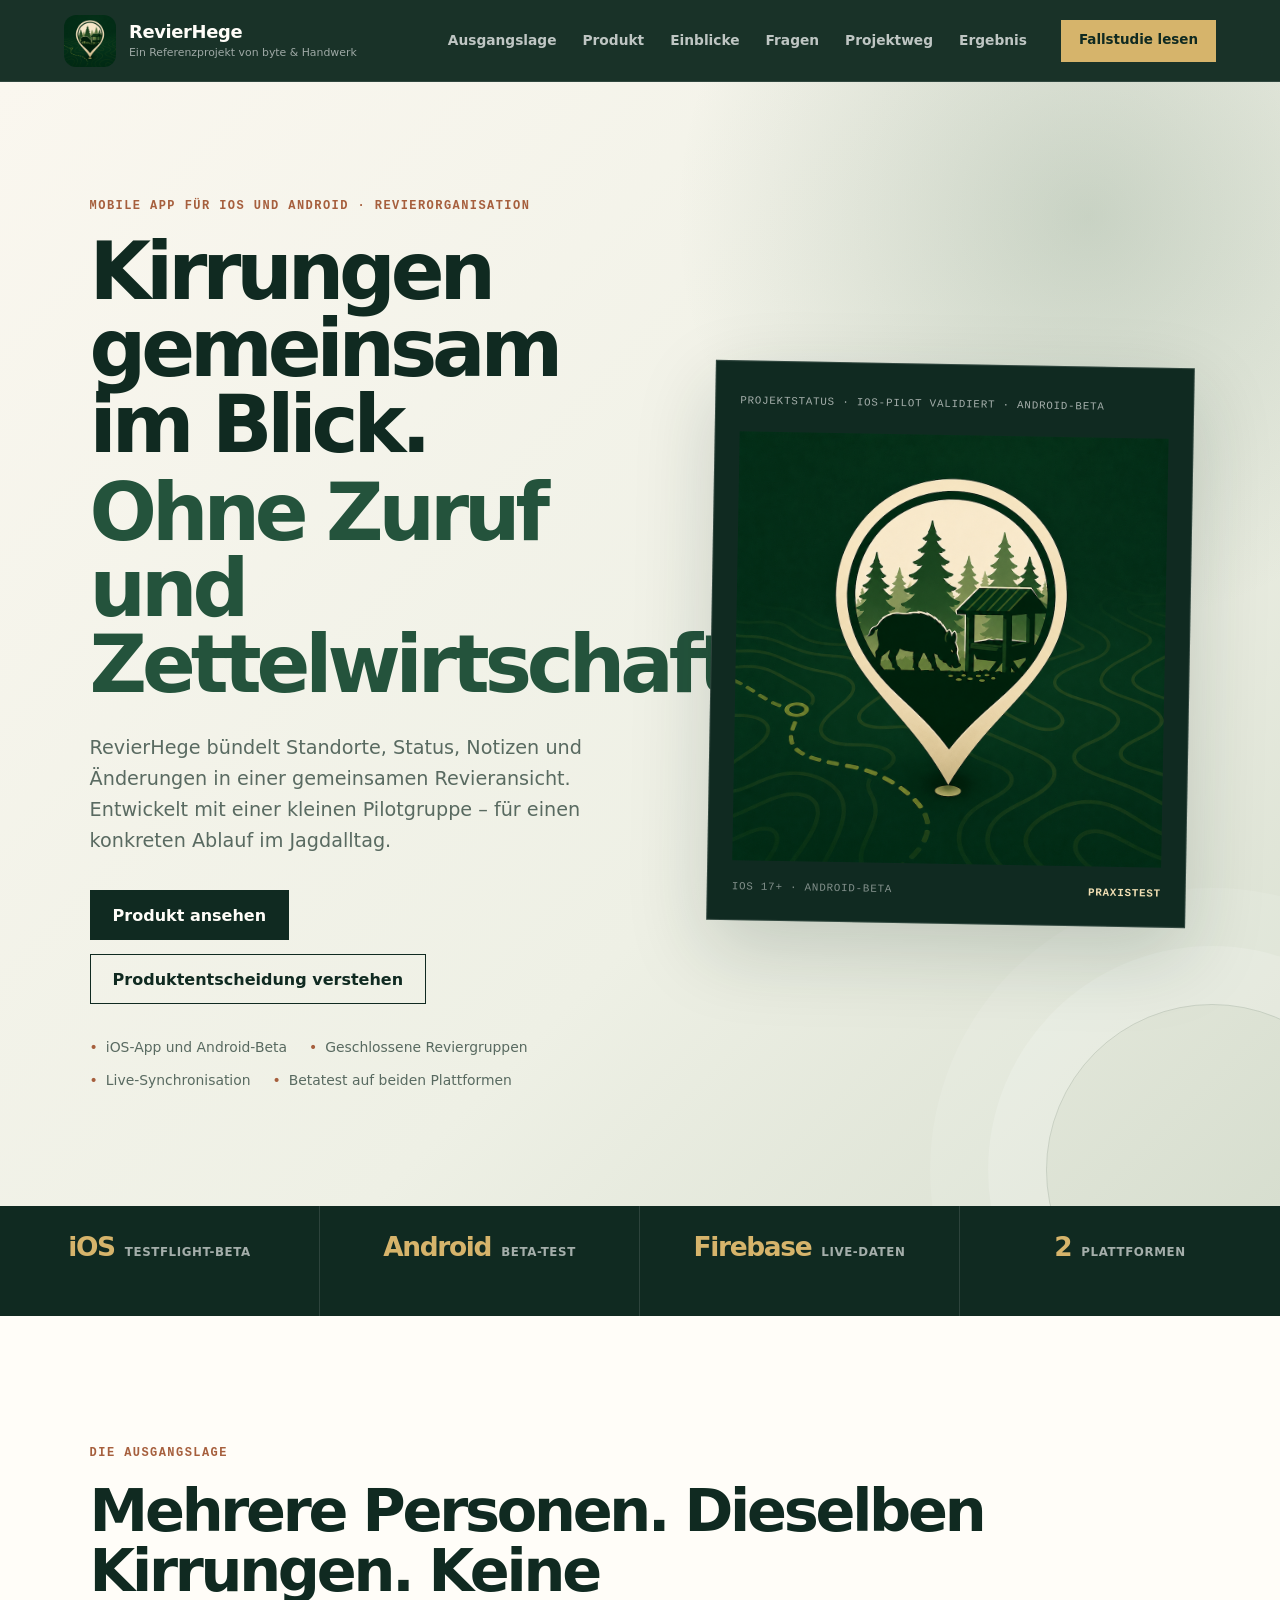
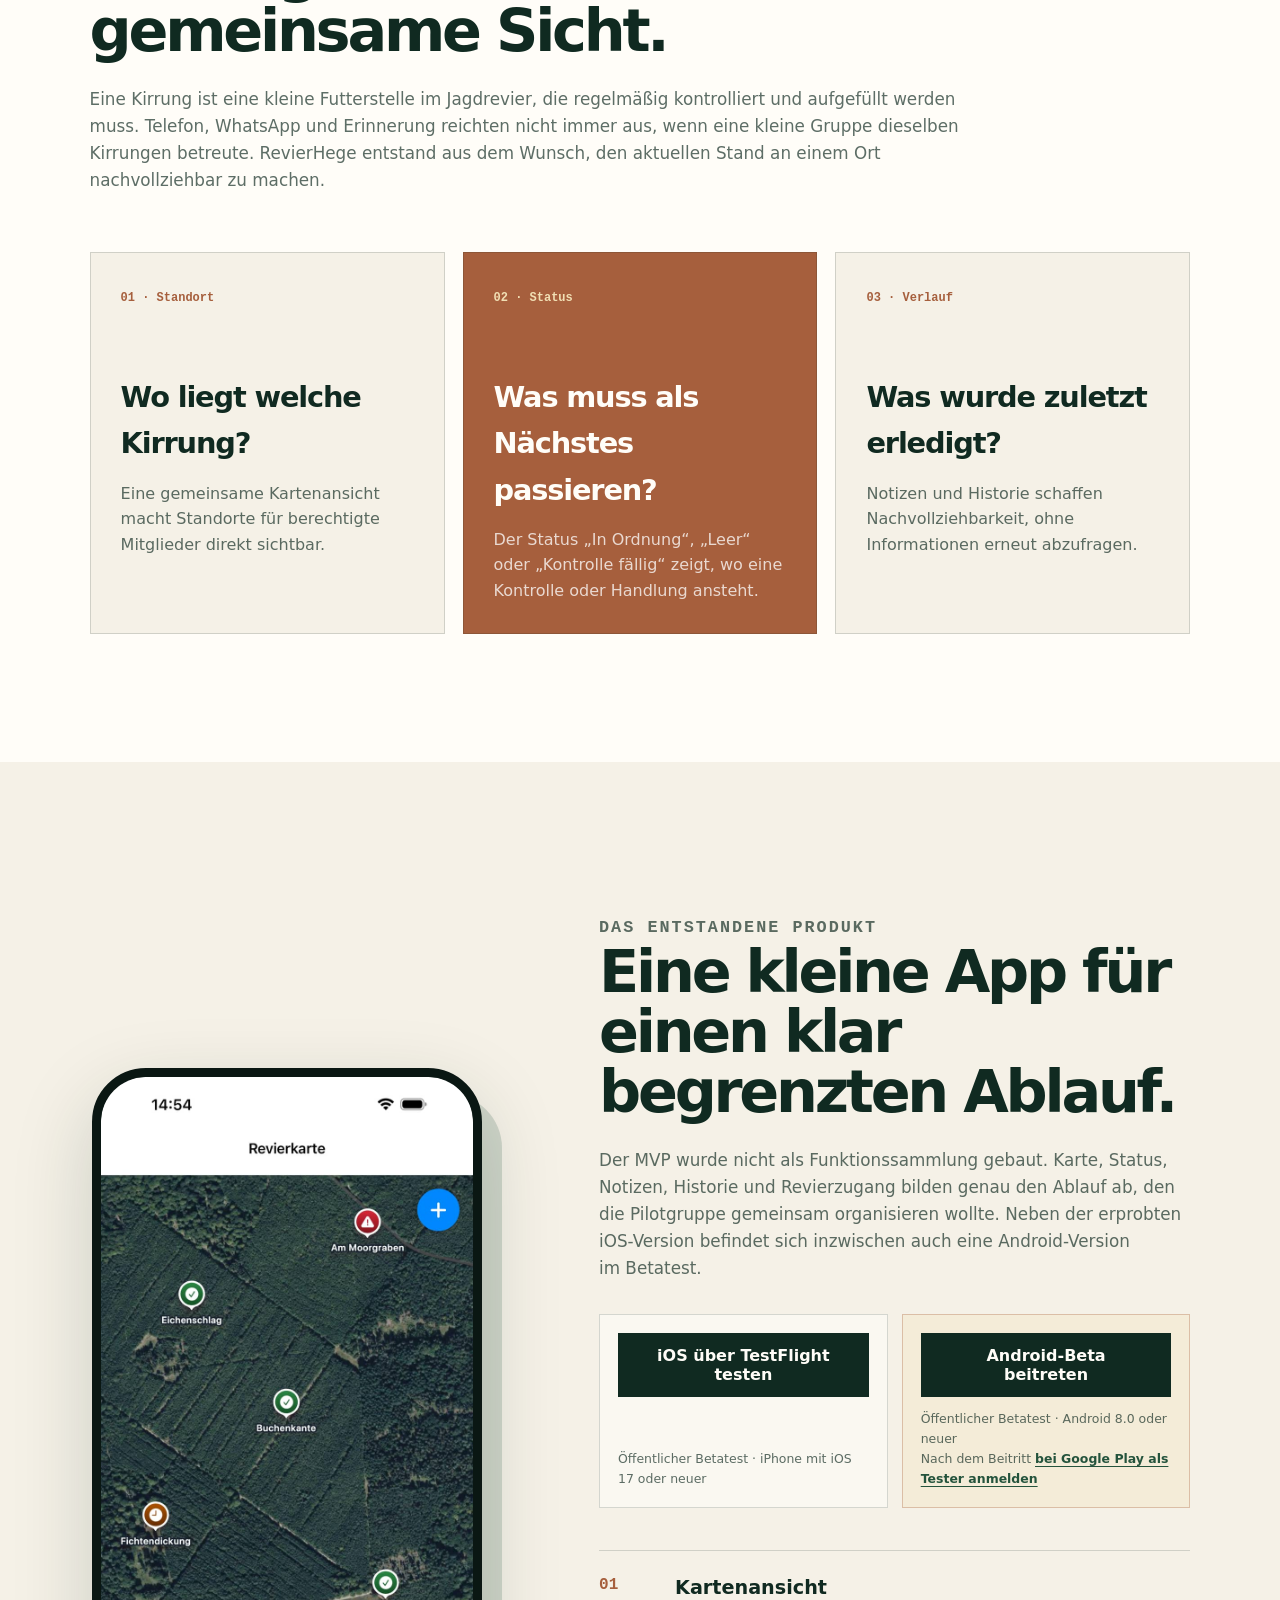
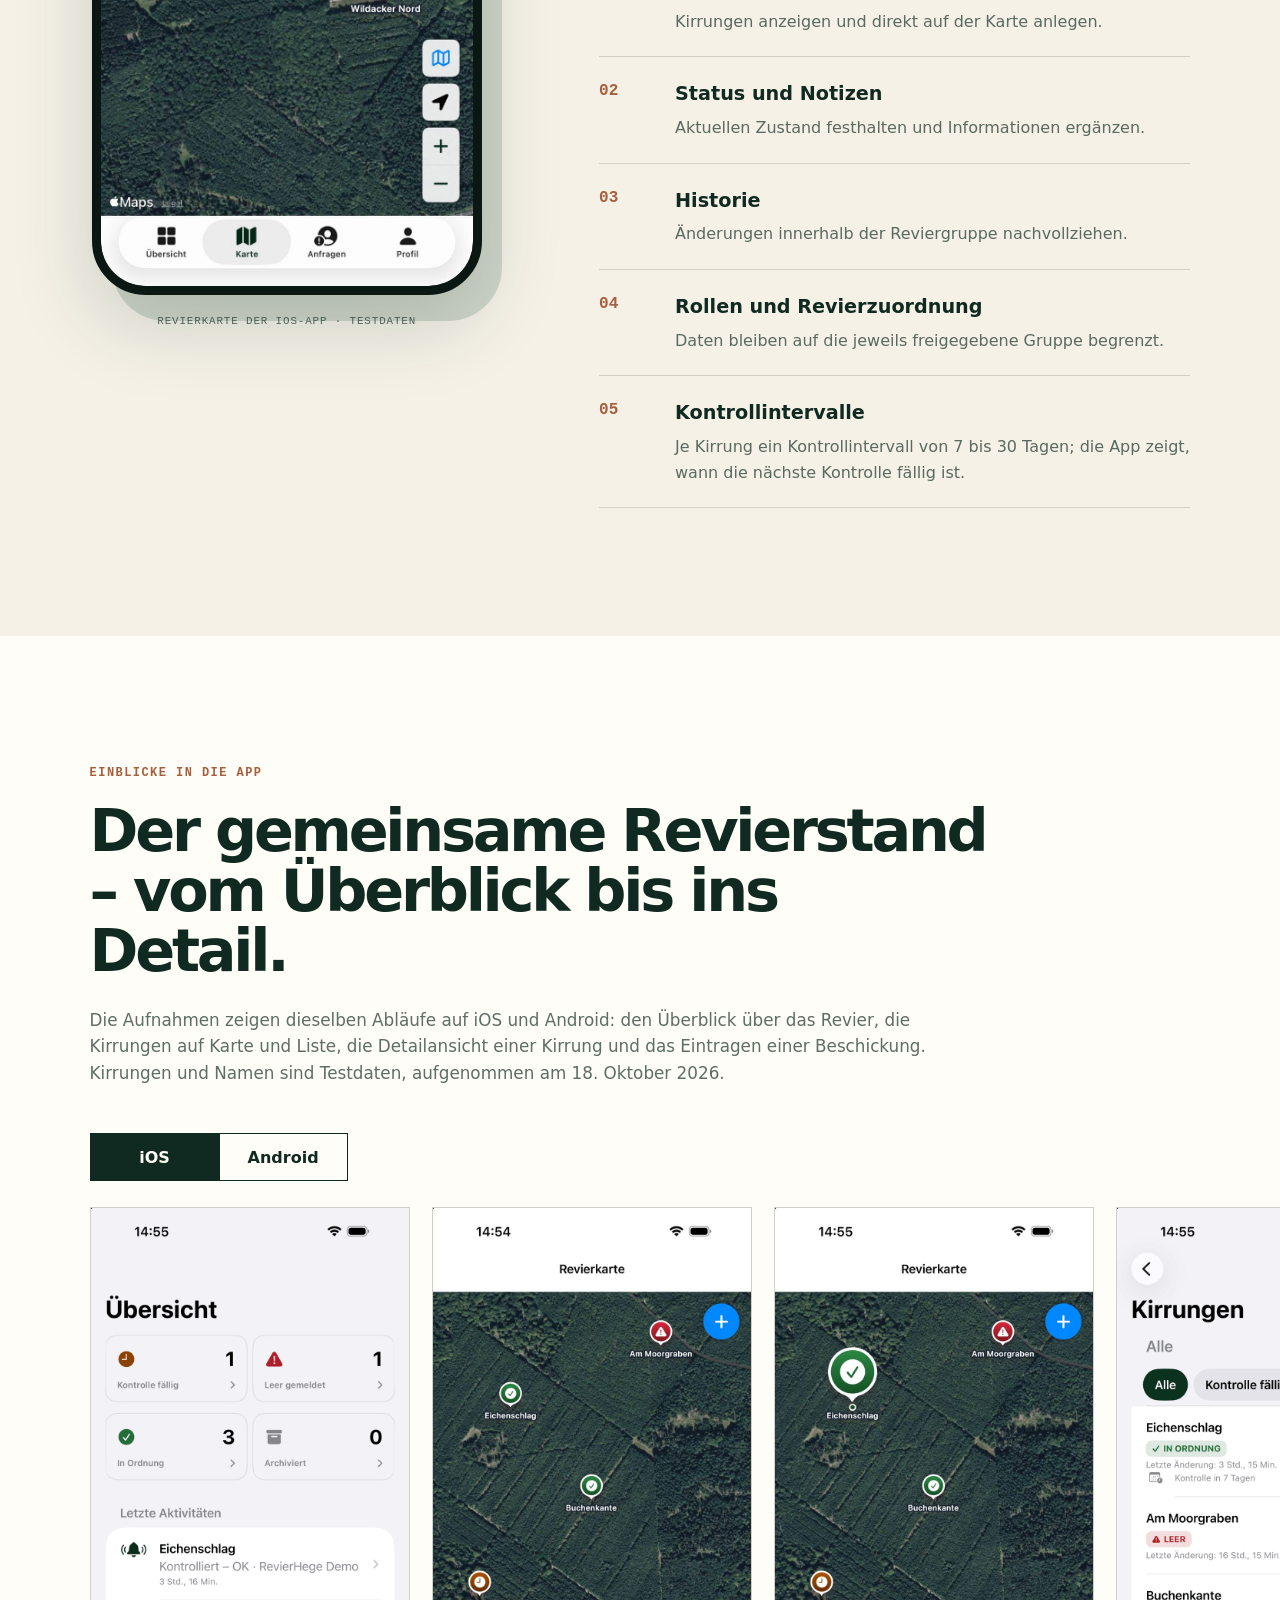
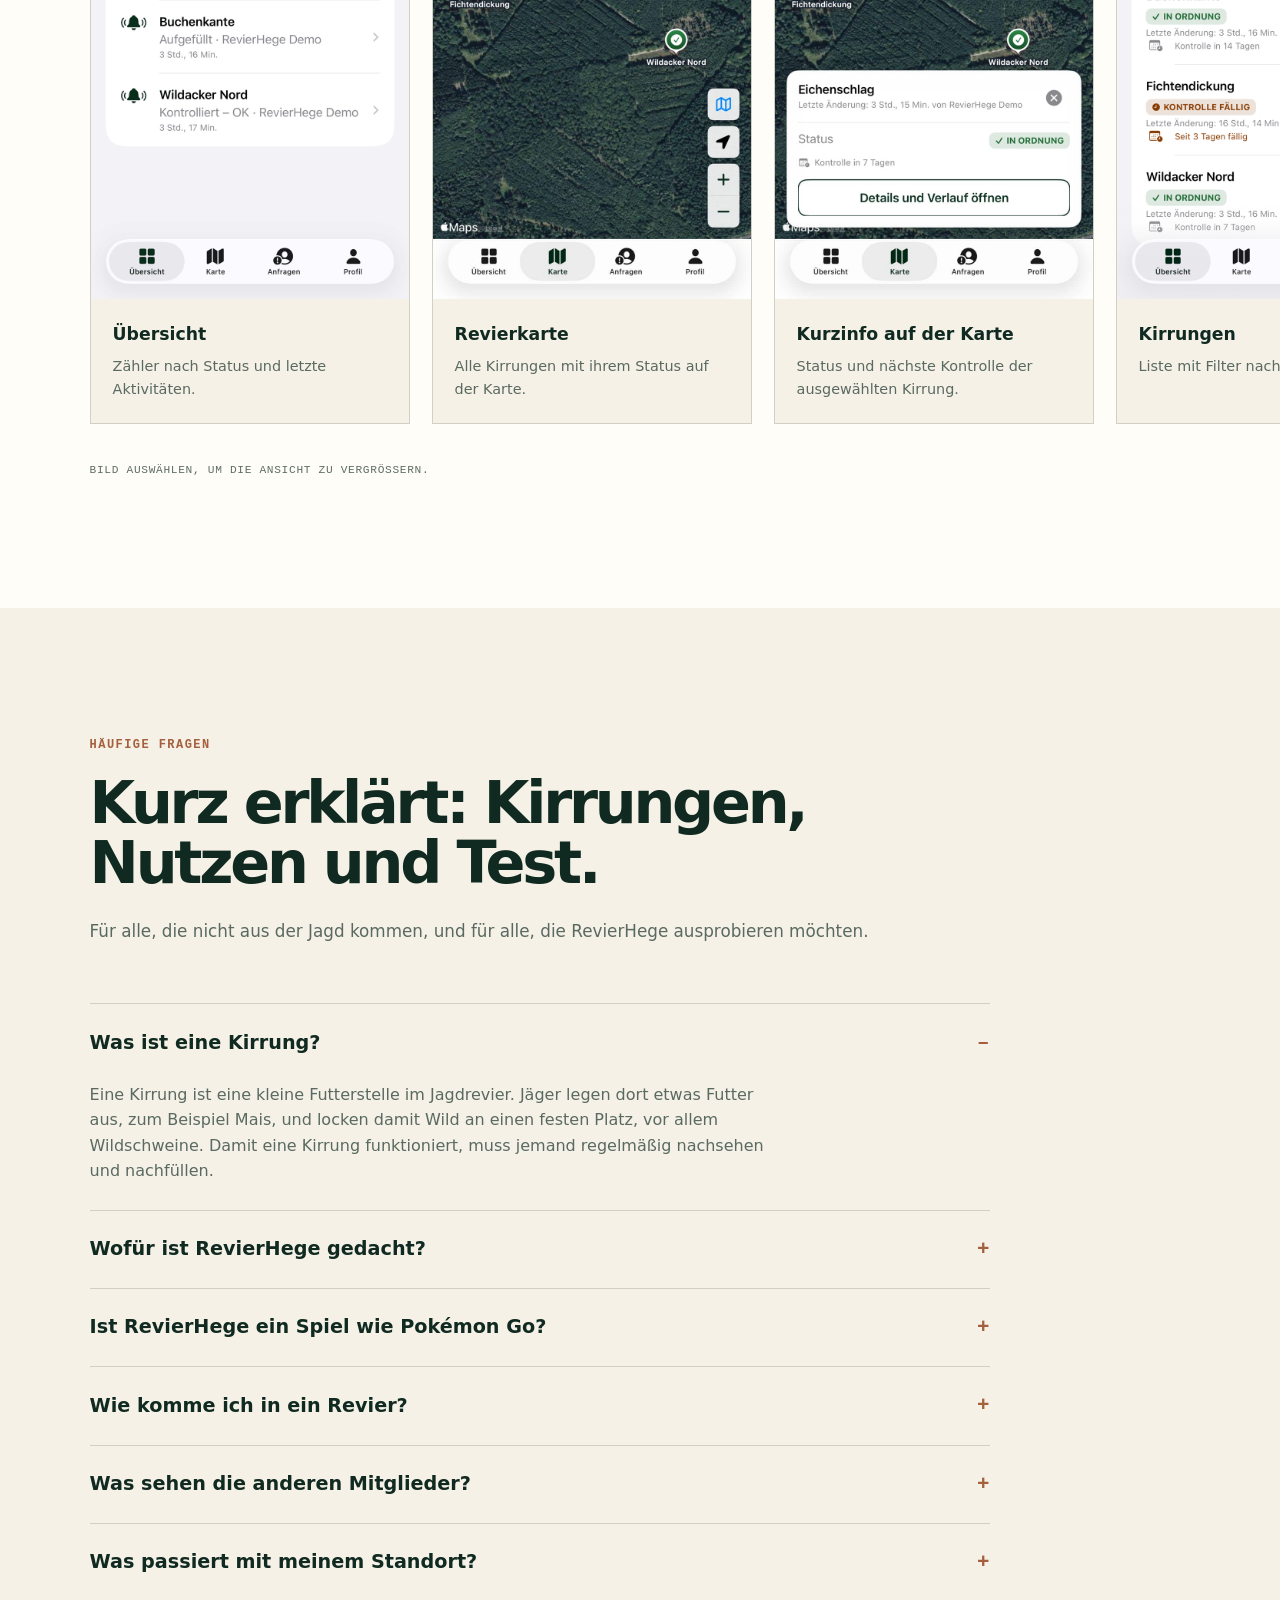
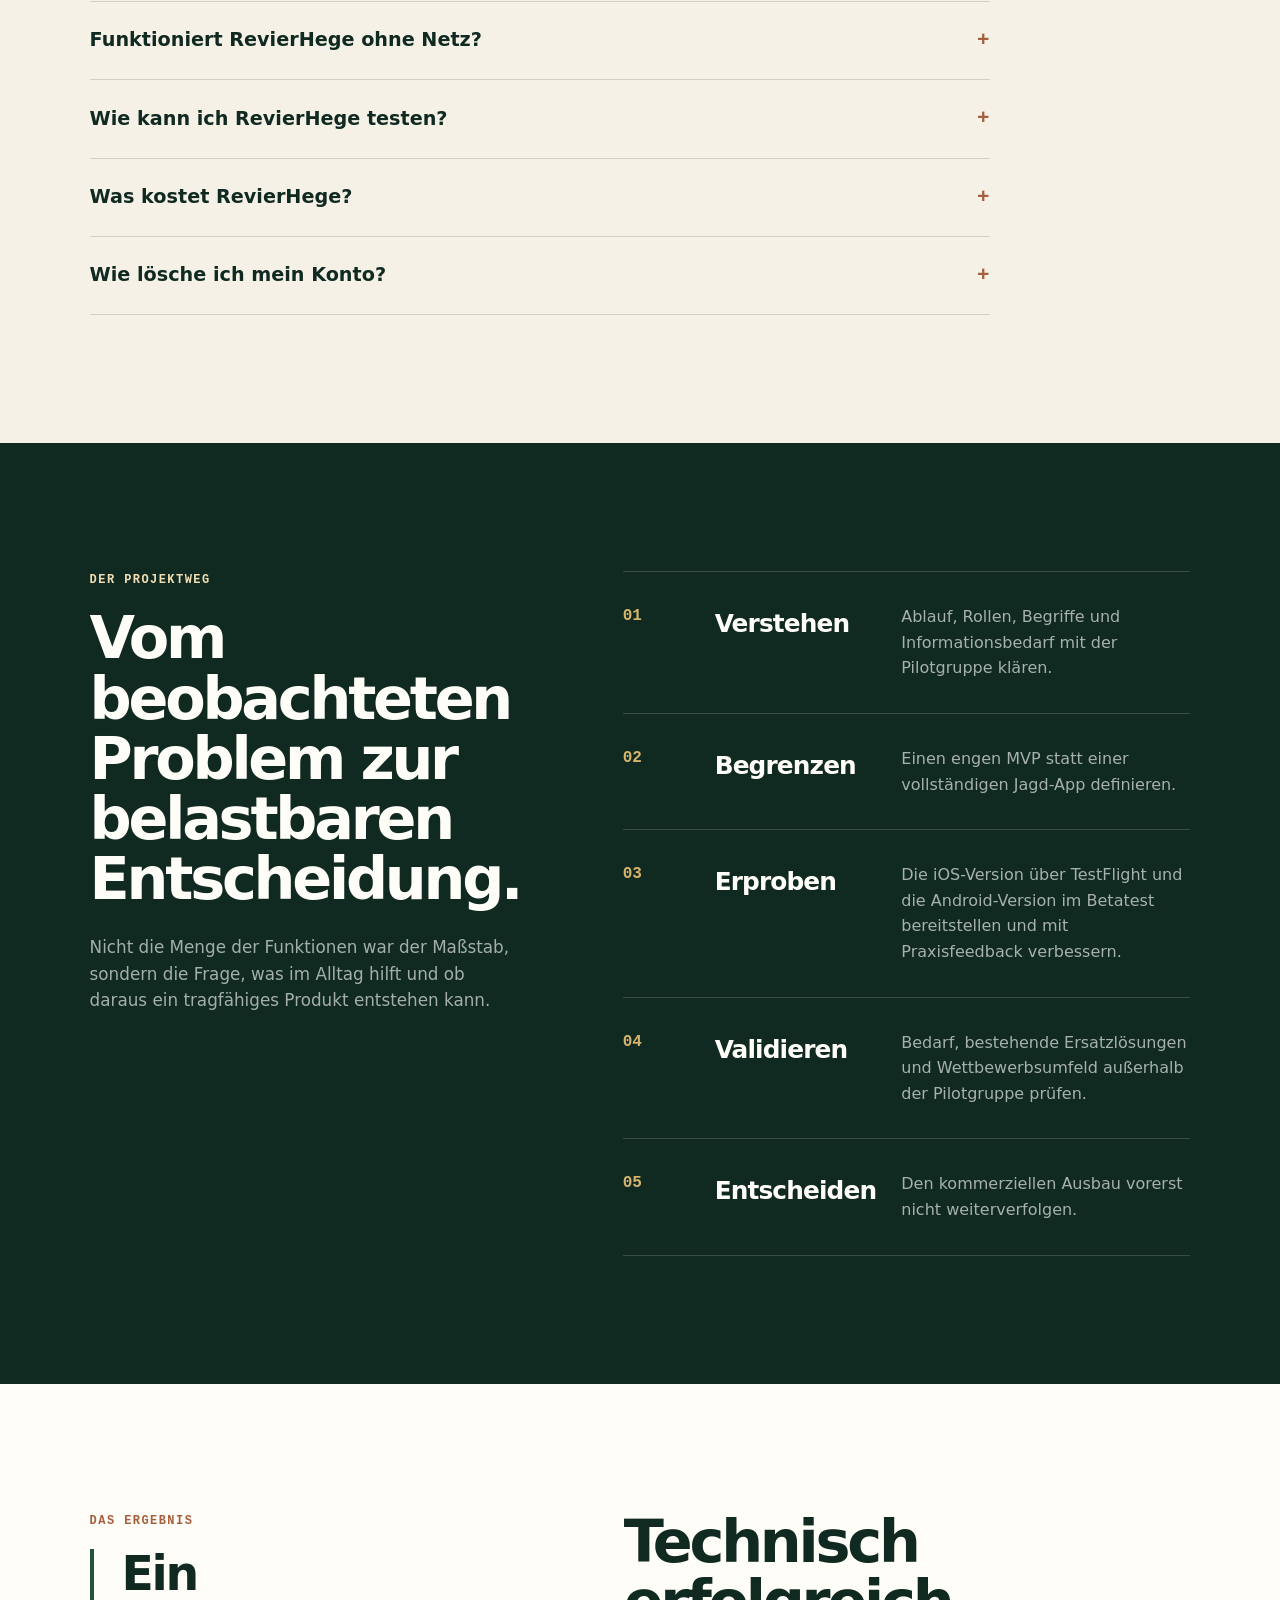
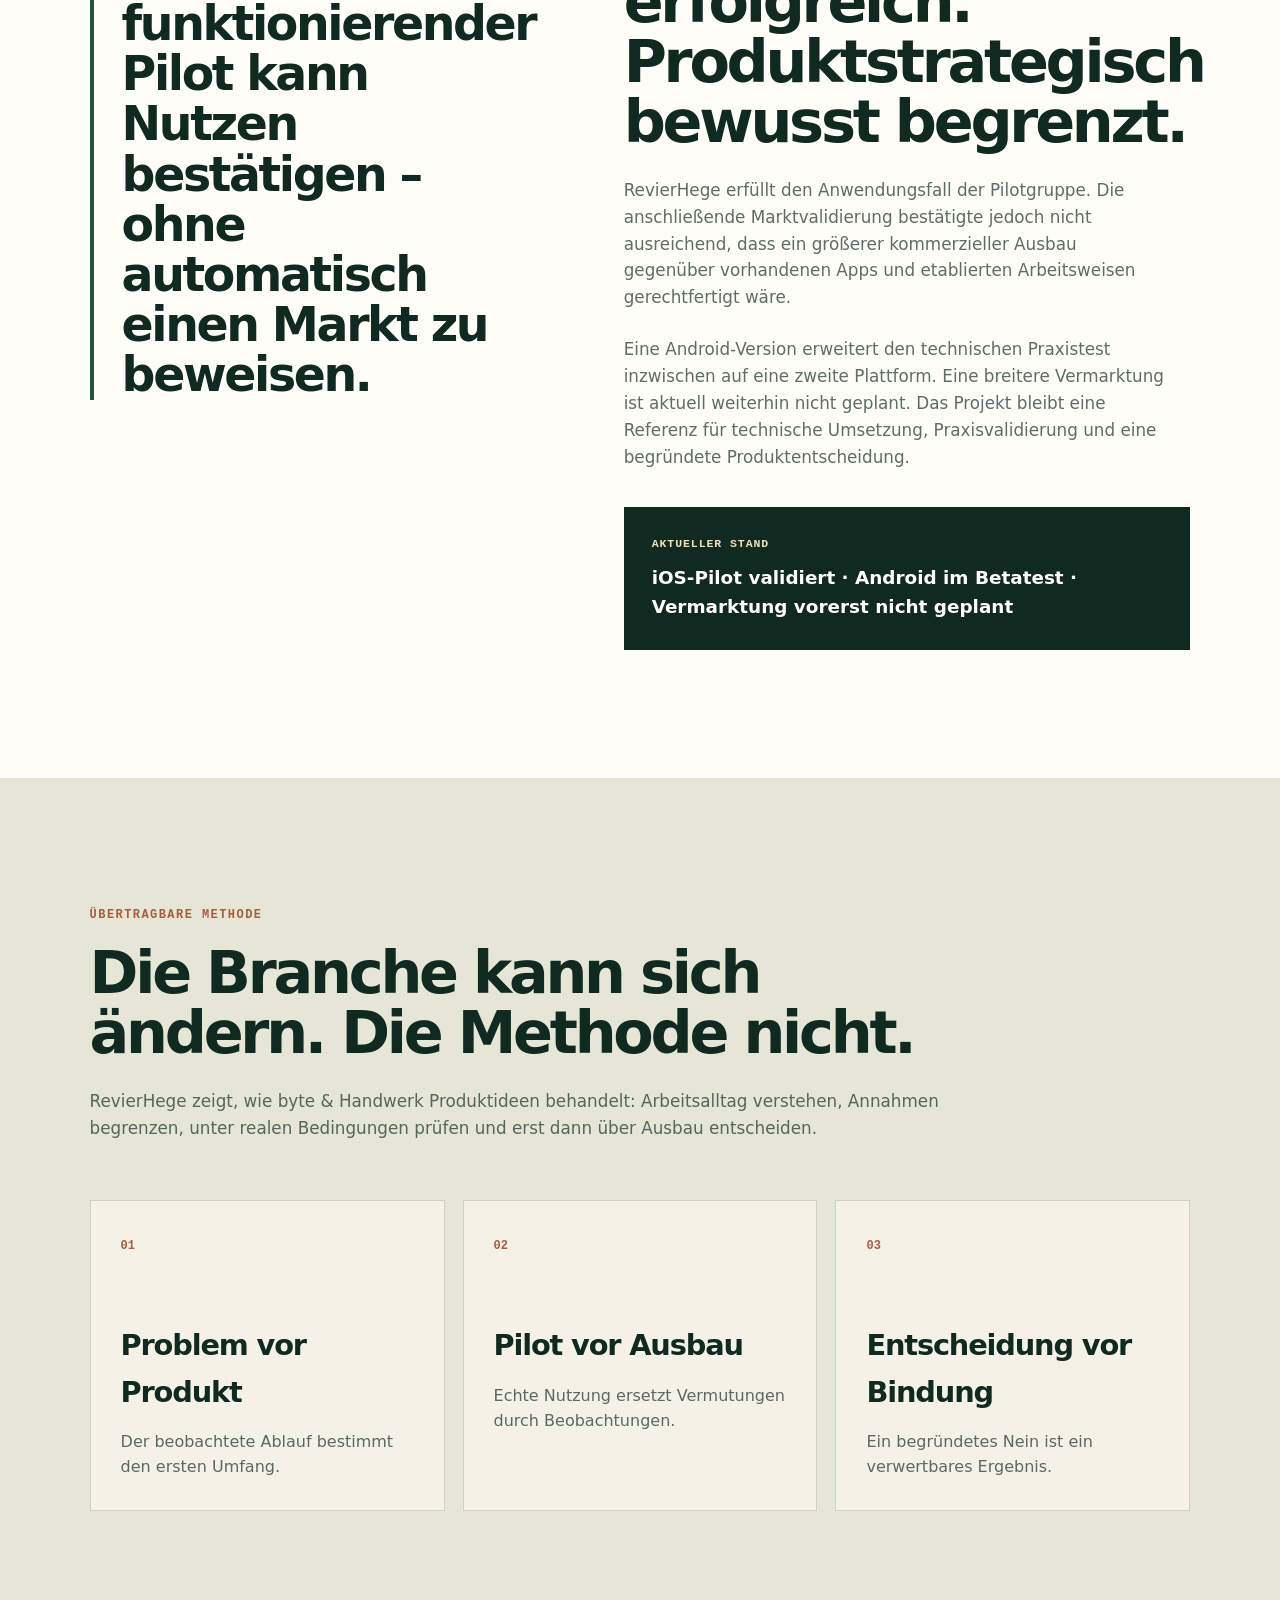
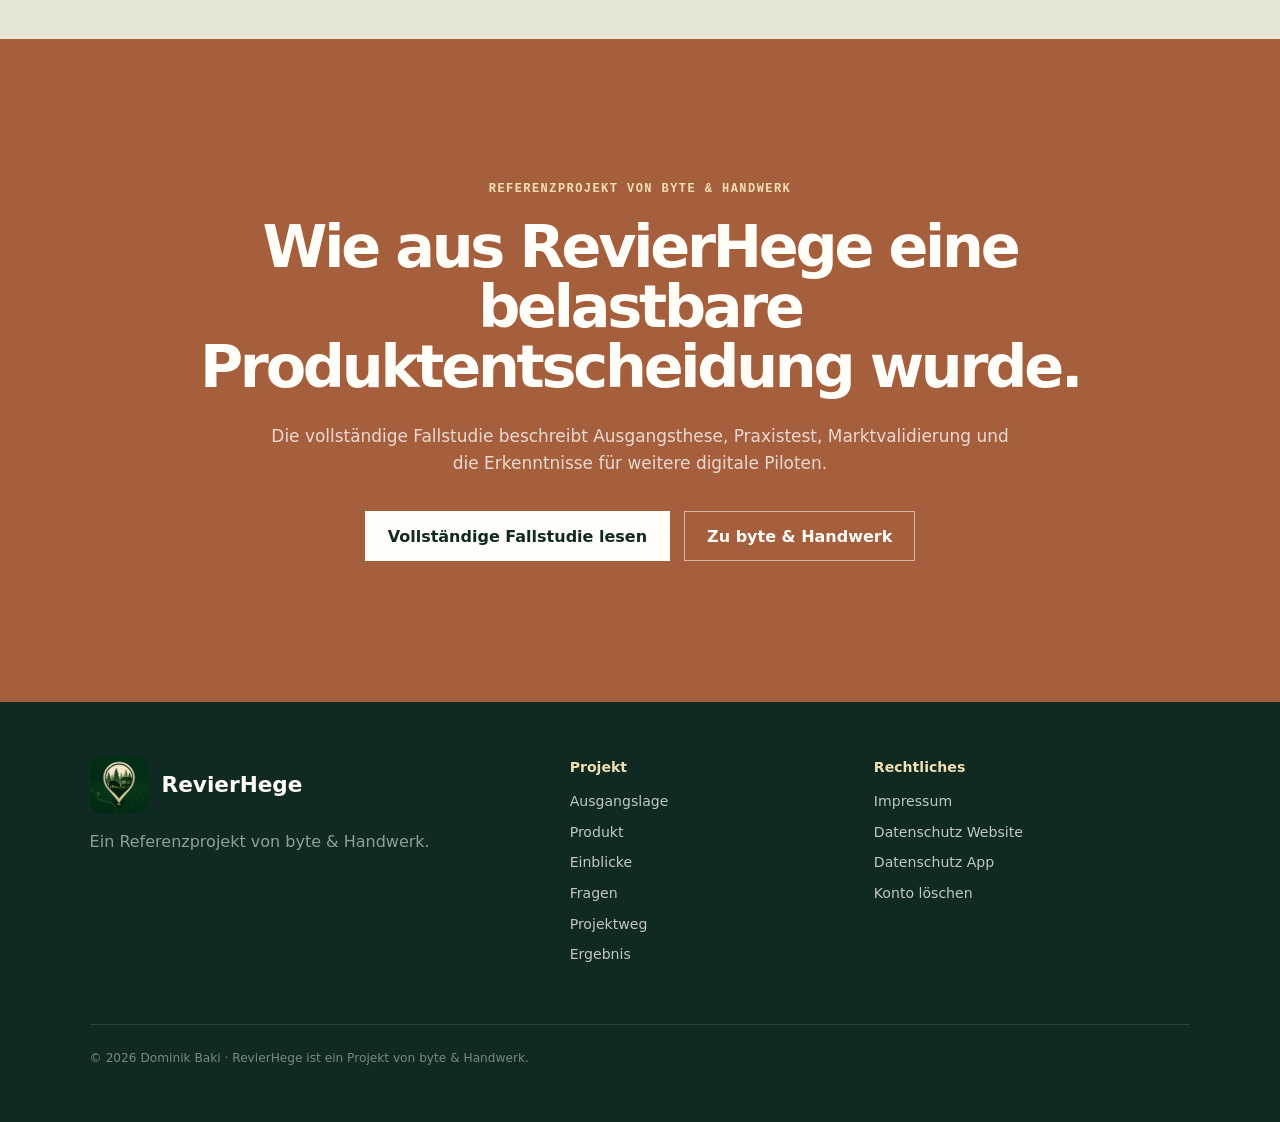
<file: index.html>
<!doctype html>
<html lang="de">
  <head>
    <meta charset="utf-8">
    <meta name="viewport" content="width=device-width, initial-scale=1">
    <title>RevierHege – Kirrungen gemeinsam im Blick</title>
    <meta name="description" content="RevierHege ist eine mobile App zur gemeinsamen Verwaltung von Kirrungen. Die iOS-Version ist über TestFlight verfügbar; Android befindet sich im Betatest.">
    <meta name="robots" content="noindex, nofollow">
    <meta name="theme-color" content="#102a21">
    <meta property="og:type" content="website">
    <meta property="og:locale" content="de_DE">
    <meta property="og:title" content="RevierHege – Kirrungen gemeinsam im Blick">
    <meta property="og:description" content="RevierHege für iOS und Android: ein validierter iOS-Pilot und eine Android-Version im Betatest.">
    <link rel="icon" type="image/png" href="assets/images/revierhege-icon.png">
    <link rel="apple-touch-icon" href="assets/images/revierhege-icon.png">
    <link rel="stylesheet" href="assets/styles.css?v=20261018-2">
    <script src="assets/site.js?v=20261018-1" defer></script>
    <script type="application/ld+json">
      {
        "@context": "https://schema.org",
        "@type": "SoftwareApplication",
        "name": "RevierHege",
        "applicationCategory": "ProductivityApplication",
        "operatingSystem": ["iOS 17 oder neuer", "Android (Beta)"],
        "description": "Mobile App für iOS und Android zur gemeinsamen Verwaltung von Kirrungen in kleinen Reviergruppen.",
        "author": {
          "@type": "Person",
          "name": "Dominik Baki"
        },
        "publisher": {
          "@type": "Organization",
          "name": "byte & Handwerk",
          "url": "https://byteundhandwerk.de/"
        }
      }
    </script>
  </head>
  <body>
    <a class="skip-link" href="#main-content">Zum Hauptinhalt springen</a>

    <header class="site-header">
      <a class="brand" href="index.html" aria-label="RevierHege Startseite">
        <img src="assets/images/revierhege-icon.png" alt="">
        <span><strong>RevierHege</strong><small>Ein Referenzprojekt von byte &amp; Handwerk</small></span>
      </a>
      <nav class="desktop-nav" aria-label="Hauptnavigation">
        <a href="#ausgangslage">Ausgangslage</a>
        <a href="#produkt">Produkt</a>
        <a href="#einblicke">Einblicke</a>
        <a href="#fragen">Fragen</a>
        <a href="#projektweg">Projektweg</a>
        <a href="#ergebnis">Ergebnis</a>
      </nav>
      <a class="button button-small" href="https://byteundhandwerk.de/referenz-revierhege" target="_blank" rel="noopener noreferrer">Fallstudie lesen</a>
      <button class="nav-toggle" type="button" data-nav-toggle aria-label="Menü öffnen" aria-expanded="false"><span></span></button>
    </header>
    <nav class="mobile-nav" data-mobile-nav aria-label="Mobile Navigation" aria-hidden="true">
      <a href="#ausgangslage">Ausgangslage</a>
      <a href="#produkt">Produkt</a>
      <a href="#einblicke">Einblicke</a>
      <a href="#fragen">Fragen</a>
      <a href="#projektweg">Projektweg</a>
      <a href="#ergebnis">Ergebnis</a>
      <a href="https://byteundhandwerk.de/referenz-revierhege">Fallstudie bei byte &amp; Handwerk</a>
    </nav>

    <main id="main-content">
      <section class="hero">
        <div class="hero-copy">
          <p class="eyebrow">Mobile App für iOS und Android · Revierorganisation</p>
          <h1>Kirrungen gemeinsam im Blick.<span>Ohne Zuruf und Zettelwirtschaft.</span></h1>
          <p class="hero-lead">RevierHege bündelt Standorte, Status, Notizen und Änderungen in einer gemeinsamen Revieransicht. Entwickelt mit einer kleinen Pilotgruppe – für einen konkreten Ablauf im Jagdalltag.</p>
          <div class="hero-actions">
            <a class="button" href="#produkt">Produkt ansehen</a>
            <a class="button button-outline" href="#ergebnis">Produktentscheidung verstehen</a>
          </div>
          <ul class="trust-list" aria-label="Projektmerkmale">
            <li>iOS-App und Android-Beta</li>
            <li>Geschlossene Reviergruppen</li>
            <li>Live-Synchronisation</li>
            <li>Betatest auf beiden Plattformen</li>
          </ul>
        </div>

        <div class="brand-stage" aria-label="RevierHege App-Symbol und Projektstatus">
          <span class="stage-label">Projektstatus · iOS-Pilot validiert · Android-Beta</span>
          <img src="assets/images/revierhege-icon.png" alt="RevierHege App-Symbol mit Wald, Wildschwein, Kirrung und Kartenmarkierung">
          <div class="stage-footer"><span>iOS 17+ · Android-Beta</span><strong>Praxistest</strong></div>
        </div>
      </section>

      <section class="project-stats" aria-label="Projektüberblick">
        <div><strong>iOS</strong><span>TestFlight-Beta</span></div>
        <div><strong>Android</strong><span>Beta-Test</span></div>
        <div><strong>Firebase</strong><span>Live-Daten</span></div>
        <div><strong>2</strong><span>Plattformen</span></div>
      </section>

      <section class="section section-white" id="ausgangslage">
        <div class="section-heading">
          <p class="eyebrow">Die Ausgangslage</p>
          <h2>Mehrere Personen. Dieselben Kirrungen. Keine gemeinsame Sicht.</h2>
          <p>Eine Kirrung ist eine kleine Futterstelle im Jagdrevier, die regelmäßig kontrolliert und aufgefüllt werden muss. Telefon, WhatsApp und Erinnerung reichten nicht immer aus, wenn eine kleine Gruppe dieselben Kirrungen betreute. RevierHege entstand aus dem Wunsch, den aktuellen Stand an einem Ort nachvollziehbar zu machen.</p>
        </div>
        <div class="problem-grid">
          <article><span class="card-number">01 · Standort</span><h3>Wo liegt welche Kirrung?</h3><p>Eine gemeinsame Kartenansicht macht Standorte für berechtigte Mitglieder direkt sichtbar.</p></article>
          <article class="accent-card"><span class="card-number">02 · Status</span><h3>Was muss als Nächstes passieren?</h3><p>Der Status „In Ordnung“, „Leer“ oder „Kontrolle fällig“ zeigt, wo eine Kontrolle oder Handlung ansteht.</p></article>
          <article><span class="card-number">03 · Verlauf</span><h3>Was wurde zuletzt erledigt?</h3><p>Notizen und Historie schaffen Nachvollziehbarkeit, ohne Informationen erneut abzufragen.</p></article>
        </div>
      </section>

      <section class="section section-paper" id="produkt">
        <div class="product-layout">
          <figure class="app-preview">
            <div class="phone-frame">
              <img src="assets/images/screenshots/ios-karte.jpg" width="828" height="1800" alt="Revierkarte der iOS-App in der Satellitenansicht mit fünf Kirrungen: drei in Ordnung, eine leer, eine mit fälliger Kontrolle">
            </div>
            <figcaption>Revierkarte der iOS-App · Testdaten</figcaption>
          </figure>
          <div class="section-heading product-copy">
            <p class="eyebrow">Das entstandene Produkt</p>
            <h2>Eine kleine App für einen klar begrenzten Ablauf.</h2>
            <p>Der MVP wurde nicht als Funktionssammlung gebaut. Karte, Status, Notizen, Historie und Revierzugang bilden genau den Ablauf ab, den die Pilotgruppe gemeinsam organisieren wollte. Neben der erprobten iOS-Version befindet sich inzwischen auch eine Android-Version im Betatest.</p>
            <div class="product-testing" aria-label="Betatest für iOS und Android">
              <div class="platform-test">
                <a class="button" href="https://testflight.apple.com/join/mZbs236u" target="_blank" rel="noopener noreferrer">iOS über TestFlight testen</a>
                <span>Öffentlicher Betatest · iPhone mit iOS 17 oder neuer</span>
              </div>
              <div class="platform-test platform-test-android">
                <a class="button" href="https://groups.google.com/g/revierhege-beta" target="_blank" rel="noopener noreferrer">Android-Beta beitreten</a>
                <span>Öffentlicher Betatest · Android 8.0 oder neuer<br>Nach dem Beitritt <a href="https://play.google.com/apps/testing/de.dominikbaki.revierhege" target="_blank" rel="noopener noreferrer">bei Google Play als Tester anmelden</a></span>
              </div>
            </div>
            <ul class="feature-list">
              <li><span>01</span><div><strong>Kartenansicht</strong><p>Kirrungen anzeigen und direkt auf der Karte anlegen.</p></div></li>
              <li><span>02</span><div><strong>Status und Notizen</strong><p>Aktuellen Zustand festhalten und Informationen ergänzen.</p></div></li>
              <li><span>03</span><div><strong>Historie</strong><p>Änderungen innerhalb der Reviergruppe nachvollziehen.</p></div></li>
              <li><span>04</span><div><strong>Rollen und Revierzuordnung</strong><p>Daten bleiben auf die jeweils freigegebene Gruppe begrenzt.</p></div></li>
              <li><span>05</span><div><strong>Kontrollintervalle</strong><p>Je Kirrung ein Kontrollintervall von 7 bis 30 Tagen; die App zeigt, wann die nächste Kontrolle fällig ist.</p></div></li>
            </ul>
          </div>
        </div>
      </section>

      <section class="section section-white screenshot-section" id="einblicke">
        <div class="section-heading">
          <p class="eyebrow">Einblicke in die App</p>
          <h2>Der gemeinsame Revierstand – vom Überblick bis ins Detail.</h2>
          <p>Die Aufnahmen zeigen dieselben Abläufe auf iOS und Android: den Überblick über das Revier, die Kirrungen auf Karte und Liste, die Detailansicht einer Kirrung und das Eintragen einer Beschickung. Kirrungen und Namen sind Testdaten, aufgenommen am 18. Oktober 2026.</p>
        </div>
        <div class="platform-switch" data-platform-switch hidden>
          <button class="platform-tab" type="button" id="plattform-ios" data-platform-tab="ios" aria-controls="ansichten-ios">iOS</button>
          <button class="platform-tab" type="button" id="plattform-android" data-platform-tab="android" aria-controls="ansichten-android">Android</button>
        </div>
        <div class="platform-panel" id="ansichten-ios" data-platform-panel="ios">
          <h3 class="platform-title" data-platform-title>iOS</h3>
          <div class="screenshot-gallery" aria-label="Ansichten der iOS-App">
            <figure class="screenshot-card">
              <button class="screenshot-open" type="button" data-screenshot-open data-screenshot-src="assets/images/screenshots/ios-uebersicht.png" data-screenshot-alt="Übersicht der iOS-App mit Zählern für Kontrolle fällig, Leer gemeldet, In Ordnung und Archiviert sowie den letzten drei Aktivitäten" data-screenshot-caption="iOS · Übersicht – Zähler nach Status und letzte Aktivitäten" aria-label="Übersicht (iOS) vergrößern">
                <img src="assets/images/screenshots/ios-uebersicht.png" width="828" height="1800" loading="lazy" alt="Übersicht der iOS-App mit Zählern für Kontrolle fällig, Leer gemeldet, In Ordnung und Archiviert sowie den letzten drei Aktivitäten">
              </button>
              <figcaption><strong>Übersicht</strong><span>Zähler nach Status und letzte Aktivitäten.</span></figcaption>
            </figure>
            <figure class="screenshot-card">
              <button class="screenshot-open" type="button" data-screenshot-open data-screenshot-src="assets/images/screenshots/ios-karte.jpg" data-screenshot-alt="Revierkarte der iOS-App in der Satellitenansicht mit fünf Kirrungen, farbig nach Status markiert" data-screenshot-caption="iOS · Revierkarte – Alle Kirrungen mit ihrem Status auf der Karte" aria-label="Revierkarte (iOS) vergrößern">
                <img src="assets/images/screenshots/ios-karte.jpg" width="828" height="1800" loading="lazy" alt="Revierkarte der iOS-App in der Satellitenansicht mit fünf Kirrungen, farbig nach Status markiert">
              </button>
              <figcaption><strong>Revierkarte</strong><span>Alle Kirrungen mit ihrem Status auf der Karte.</span></figcaption>
            </figure>
            <figure class="screenshot-card">
              <button class="screenshot-open" type="button" data-screenshot-open data-screenshot-src="assets/images/screenshots/ios-karte-auswahl.jpg" data-screenshot-alt="Revierkarte der iOS-App mit ausgewählter Kirrung Eichenschlag und Kurzinfo: In Ordnung, Kontrolle in 7 Tagen" data-screenshot-caption="iOS · Kurzinfo auf der Karte – Status und nächste Kontrolle der ausgewählten Kirrung" aria-label="Kurzinfo auf der Karte (iOS) vergrößern">
                <img src="assets/images/screenshots/ios-karte-auswahl.jpg" width="828" height="1800" loading="lazy" alt="Revierkarte der iOS-App mit ausgewählter Kirrung Eichenschlag und Kurzinfo: In Ordnung, Kontrolle in 7 Tagen">
              </button>
              <figcaption><strong>Kurzinfo auf der Karte</strong><span>Status und nächste Kontrolle der ausgewählten Kirrung.</span></figcaption>
            </figure>
            <figure class="screenshot-card">
              <button class="screenshot-open" type="button" data-screenshot-open data-screenshot-src="assets/images/screenshots/ios-liste.png" data-screenshot-alt="Liste der fünf Kirrungen in der iOS-App mit Statusfilter, Status und letzter Änderung" data-screenshot-caption="iOS · Kirrungen – Liste mit Filter nach Status" aria-label="Kirrungen (iOS) vergrößern">
                <img src="assets/images/screenshots/ios-liste.png" width="828" height="1800" loading="lazy" alt="Liste der fünf Kirrungen in der iOS-App mit Statusfilter, Status und letzter Änderung">
              </button>
              <figcaption><strong>Kirrungen</strong><span>Liste mit Filter nach Status.</span></figcaption>
            </figure>
            <figure class="screenshot-card">
              <button class="screenshot-open" type="button" data-screenshot-open data-screenshot-src="assets/images/screenshots/ios-kirrung.png" data-screenshot-alt="Detailansicht der Kirrung Eichenschlag in der iOS-App mit Status In Ordnung, den Aktionen Kontrolliert – OK, Als aufgefüllt markieren und Als leer melden sowie dem Kontrollintervall von 7 Tagen" data-screenshot-caption="iOS · Kirrungsdetail – Status, Aktionen und Kontrollintervall" aria-label="Kirrungsdetail (iOS) vergrößern">
                <img src="assets/images/screenshots/ios-kirrung.png" width="828" height="1800" loading="lazy" alt="Detailansicht der Kirrung Eichenschlag in der iOS-App mit Status In Ordnung, den Aktionen Kontrolliert – OK, Als aufgefüllt markieren und Als leer melden sowie dem Kontrollintervall von 7 Tagen">
              </button>
              <figcaption><strong>Kirrungsdetail</strong><span>Status, Aktionen und Kontrollintervall.</span></figcaption>
            </figure>
            <figure class="screenshot-card">
              <button class="screenshot-open" type="button" data-screenshot-open data-screenshot-src="assets/images/screenshots/ios-beschickung.png" data-screenshot-alt="Formular Beschickung eintragen in der iOS-App mit 15 kg Mais und dem Zeitpunkt Jetzt" data-screenshot-caption="iOS · Beschickung eintragen – Menge, Einheit, Kirrmittel und Zeitpunkt" aria-label="Beschickung eintragen (iOS) vergrößern">
                <img src="assets/images/screenshots/ios-beschickung.png" width="828" height="1800" loading="lazy" alt="Formular Beschickung eintragen in der iOS-App mit 15 kg Mais und dem Zeitpunkt Jetzt">
              </button>
              <figcaption><strong>Beschickung eintragen</strong><span>Menge, Einheit, Kirrmittel und Zeitpunkt.</span></figcaption>
            </figure>
          </div>
        </div>
        <div class="platform-panel" id="ansichten-android" data-platform-panel="android">
          <h3 class="platform-title" data-platform-title>Android</h3>
          <div class="screenshot-gallery" aria-label="Ansichten der Android-App">
            <figure class="screenshot-card">
              <button class="screenshot-open" type="button" data-screenshot-open data-screenshot-src="assets/images/screenshots/android-uebersicht.png" data-screenshot-alt="Übersicht der Android-App mit Zählern für Kontrolle fällig, Leer gemeldet, In Ordnung und Archiviert sowie den letzten Aktivitäten" data-screenshot-caption="Android · Übersicht – Zähler nach Status und letzte Aktivitäten" aria-label="Übersicht (Android) vergrößern">
                <img src="assets/images/screenshots/android-uebersicht.png" width="828" height="1472" loading="lazy" alt="Übersicht der Android-App mit Zählern für Kontrolle fällig, Leer gemeldet, In Ordnung und Archiviert sowie den letzten Aktivitäten">
              </button>
              <figcaption><strong>Übersicht</strong><span>Zähler nach Status und letzte Aktivitäten.</span></figcaption>
            </figure>
            <figure class="screenshot-card">
              <button class="screenshot-open" type="button" data-screenshot-open data-screenshot-src="assets/images/screenshots/android-karte.jpg" data-screenshot-alt="Revierkarte der Android-App in der Hybridansicht mit fünf Kirrungen, farbig nach Status markiert" data-screenshot-caption="Android · Revierkarte – Alle Kirrungen mit ihrem Status auf der Karte" aria-label="Revierkarte (Android) vergrößern">
                <img src="assets/images/screenshots/android-karte.jpg" width="828" height="1472" loading="lazy" alt="Revierkarte der Android-App in der Hybridansicht mit fünf Kirrungen, farbig nach Status markiert">
              </button>
              <figcaption><strong>Revierkarte</strong><span>Alle Kirrungen mit ihrem Status auf der Karte.</span></figcaption>
            </figure>
            <figure class="screenshot-card">
              <button class="screenshot-open" type="button" data-screenshot-open data-screenshot-src="assets/images/screenshots/android-karte-auswahl.jpg" data-screenshot-alt="Revierkarte der Android-App mit ausgewählter Kirrung Eichenschlag und Kurzinfo: In Ordnung, Kontrolle in 7 Tagen" data-screenshot-caption="Android · Kurzinfo auf der Karte – Status und nächste Kontrolle der ausgewählten Kirrung" aria-label="Kurzinfo auf der Karte (Android) vergrößern">
                <img src="assets/images/screenshots/android-karte-auswahl.jpg" width="828" height="1472" loading="lazy" alt="Revierkarte der Android-App mit ausgewählter Kirrung Eichenschlag und Kurzinfo: In Ordnung, Kontrolle in 7 Tagen">
              </button>
              <figcaption><strong>Kurzinfo auf der Karte</strong><span>Status und nächste Kontrolle der ausgewählten Kirrung.</span></figcaption>
            </figure>
            <figure class="screenshot-card">
              <button class="screenshot-open" type="button" data-screenshot-open data-screenshot-src="assets/images/screenshots/android-liste.png" data-screenshot-alt="Liste der Kirrungen in der Android-App mit Statusfilter, Status, letzter Änderung und den Aktionen Auffüllen und Leer melden" data-screenshot-caption="Android · Kirrungen – Liste mit Filter nach Status" aria-label="Kirrungen (Android) vergrößern">
                <img src="assets/images/screenshots/android-liste.png" width="828" height="1472" loading="lazy" alt="Liste der Kirrungen in der Android-App mit Statusfilter, Status, letzter Änderung und den Aktionen Auffüllen und Leer melden">
              </button>
              <figcaption><strong>Kirrungen</strong><span>Liste mit Filter nach Status.</span></figcaption>
            </figure>
            <figure class="screenshot-card">
              <button class="screenshot-open" type="button" data-screenshot-open data-screenshot-src="assets/images/screenshots/android-kirrung.png" data-screenshot-alt="Detailansicht der Kirrung Eichenschlag in der Android-App mit Status In Ordnung, Kontrollintervall von 7 Tagen, den Aktionen Kontrolliert – OK, Auffüllen und Leer melden sowie einer Notiz" data-screenshot-caption="Android · Kirrungsdetail – Status, Aktionen und Kontrollintervall" aria-label="Kirrungsdetail (Android) vergrößern">
                <img src="assets/images/screenshots/android-kirrung.png" width="828" height="1472" loading="lazy" alt="Detailansicht der Kirrung Eichenschlag in der Android-App mit Status In Ordnung, Kontrollintervall von 7 Tagen, den Aktionen Kontrolliert – OK, Auffüllen und Leer melden sowie einer Notiz">
              </button>
              <figcaption><strong>Kirrungsdetail</strong><span>Status, Aktionen und Kontrollintervall.</span></figcaption>
            </figure>
            <figure class="screenshot-card">
              <button class="screenshot-open" type="button" data-screenshot-open data-screenshot-src="assets/images/screenshots/android-beschickung.png" data-screenshot-alt="Dialog Beschickung eintragen in der Android-App mit 15 kg Mais und dem Zeitpunkt Jetzt" data-screenshot-caption="Android · Beschickung eintragen – Menge, Einheit, Kirrmittel und Zeitpunkt" aria-label="Beschickung eintragen (Android) vergrößern">
                <img src="assets/images/screenshots/android-beschickung.png" width="828" height="1472" loading="lazy" alt="Dialog Beschickung eintragen in der Android-App mit 15 kg Mais und dem Zeitpunkt Jetzt">
              </button>
              <figcaption><strong>Beschickung eintragen</strong><span>Menge, Einheit, Kirrmittel und Zeitpunkt.</span></figcaption>
            </figure>
          </div>
        </div>
        <p class="gallery-hint">Bild auswählen, um die Ansicht zu vergrößern.</p>
      </section>

      <section class="section section-paper" id="fragen">
        <div class="section-heading">
          <p class="eyebrow">Häufige Fragen</p>
          <h2>Kurz erklärt: Kirrungen, Nutzen und Test.</h2>
          <p>Für alle, die nicht aus der Jagd kommen, und für alle, die RevierHege ausprobieren möchten.</p>
        </div>
        <div class="faq-list">
          <details open>
            <summary>Was ist eine Kirrung?</summary>
            <p>Eine Kirrung ist eine kleine Futterstelle im Jagdrevier. Jäger legen dort etwas Futter aus, zum Beispiel Mais, und locken damit Wild an einen festen Platz, vor allem Wildschweine. Damit eine Kirrung funktioniert, muss jemand regelmäßig nachsehen und nachfüllen.</p>
          </details>
          <details>
            <summary>Wofür ist RevierHege gedacht?</summary>
            <p>Für Reviere, in denen mehrere Jäger dieselben Kirrungen betreuen. Ohne gemeinsame Übersicht bleibt oft offen, wer zuletzt kontrolliert hat und wo Futter fehlt. RevierHege zeigt alle Kirrungen des Reviers auf einer Karte, mit Stand, Logbuch und Kontrollintervall. Wer kontrolliert oder nachfüllt, trägt es ein, und die anderen Mitglieder sehen es gleich.</p>
          </details>
          <details>
            <summary>Ist RevierHege ein Spiel wie Pokémon Go?</summary>
            <p>Nein. RevierHege ist ein Werkzeug für die Arbeit im Revier, ohne Spielziel, Punkte oder Augmented Reality. Die Karte zeigt echte Orte, weil auch die Kirrungen echt sind.</p>
          </details>
          <details>
            <summary>Wie komme ich in ein Revier?</summary>
            <p>Beim Erstellen des Kontos gibt es zwei Wege: ein eigenes Revier gründen oder einem bestehenden Revier mit dessen Revier-Code beitreten. Wer ein Revier gründet, verwaltet es und gibt Beitrittsanfragen frei. Den Revier-Code vergibt die Revierverwaltung.</p>
          </details>
          <details>
            <summary>Was sehen die anderen Mitglieder?</summary>
            <p>Alle Mitglieder eines Reviers sehen dessen Kirrungen mit Stand, Notizen und Logbuch. In der Mitgliederliste sehen sie außerdem Namen und E-Mail-Adressen der anderen Mitglieder. Mitglieder anderer Reviere sehen davon nichts.</p>
          </details>
          <details>
            <summary>Was passiert mit meinem Standort?</summary>
            <p>Den Standort des Geräts nutzt die App nur, wenn er auf dem Gerät freigegeben ist, etwa um ihn auf der Karte anzuzeigen. Ein Bewegungsprofil wird nicht gespeichert. Gespeichert wird der Standort jeder Kirrung, damit alle Mitglieder sie auf der Karte finden. Mehr dazu im <a href="app-datenschutz.html">Datenschutz der App</a>.</p>
          </details>
          <details>
            <summary>Funktioniert RevierHege ohne Netz?</summary>
            <p>Zum großen Teil. Bereits geladene Kirrungen bleiben sichtbar. Kirrungen anlegen, Status melden, Beschickungen und Notizen speichert die App auf dem Gerät und überträgt sie, sobald wieder eine Verbindung besteht. Eine Verbindung braucht sie für Anmeldung und Registrierung, das Kontrollintervall, eine spätere Änderung des Standorts, Archivieren und Löschen. Das gilt für die aktuellen Testversionen auf iOS und Android.</p>
          </details>
          <details>
            <summary>Wie kann ich RevierHege testen?</summary>
            <p>Auf dem iPhone mit iOS 17 oder neuer über den öffentlichen <a href="https://testflight.apple.com/join/mZbs236u" target="_blank" rel="noopener noreferrer">Link zu TestFlight</a>.</p>
            <p>Auf Android 8.0 oder neuer in drei Schritten:</p>
            <ol>
              <li>der <a href="https://groups.google.com/g/revierhege-beta" target="_blank" rel="noopener noreferrer">Google Group „RevierHege Beta“</a> beitreten,</li>
              <li><a href="https://play.google.com/apps/testing/de.dominikbaki.revierhege" target="_blank" rel="noopener noreferrer">bei Google Play als Tester anmelden</a>,</li>
              <li>danach die App über die Testseite bei Google Play installieren.</li>
            </ol>
            <p>Zum Ausprobieren reicht ein eigenes Test-Revier.</p>
          </details>
          <details>
            <summary>Was kostet RevierHege?</summary>
            <p>Die Teilnahme am Betatest kostet nichts. Die Testversionen enthalten keine Käufe.</p>
          </details>
          <details>
            <summary>Wie lösche ich mein Konto?</summary>
            <p>Mitglieder löschen ihr Konto im Profil über „Konto löschen“. Admins und alle, die die App nicht mehr installiert haben, beantragen die Löschung per E-Mail. Alle Schritte und was danach erhalten bleibt, stehen unter <a href="konto-loeschen.html">Konto löschen</a>.</p>
          </details>
        </div>
      </section>

      <section class="section section-dark" id="projektweg">
        <div class="process-layout">
          <div class="section-heading">
            <p class="eyebrow eyebrow-light">Der Projektweg</p>
            <h2>Vom beobachteten Problem zur belastbaren Entscheidung.</h2>
            <p>Nicht die Menge der Funktionen war der Maßstab, sondern die Frage, was im Alltag hilft und ob daraus ein tragfähiges Produkt entstehen kann.</p>
          </div>
          <div class="process-list">
            <article><span>01</span><h3>Verstehen</h3><p>Ablauf, Rollen, Begriffe und Informationsbedarf mit der Pilotgruppe klären.</p></article>
            <article><span>02</span><h3>Begrenzen</h3><p>Einen engen MVP statt einer vollständigen Jagd-App definieren.</p></article>
            <article><span>03</span><h3>Erproben</h3><p>Die iOS-Version über TestFlight und die Android-Version im Betatest bereitstellen und mit Praxisfeedback verbessern.</p></article>
            <article><span>04</span><h3>Validieren</h3><p>Bedarf, bestehende Ersatzlösungen und Wettbewerbsumfeld außerhalb der Pilotgruppe prüfen.</p></article>
            <article><span>05</span><h3>Entscheiden</h3><p>Den kommerziellen Ausbau vorerst nicht weiterverfolgen.</p></article>
          </div>
        </div>
      </section>

      <section class="section section-white" id="ergebnis">
        <div class="result-layout">
          <div>
            <p class="eyebrow">Das Ergebnis</p>
            <blockquote>Ein funktionierender Pilot kann Nutzen bestätigen – ohne automatisch einen Markt zu beweisen.</blockquote>
          </div>
          <div class="result-copy">
            <h2>Technisch erfolgreich. Produktstrategisch bewusst begrenzt.</h2>
            <p>RevierHege erfüllt den Anwendungsfall der Pilotgruppe. Die anschließende Marktvalidierung bestätigte jedoch nicht ausreichend, dass ein größerer kommerzieller Ausbau gegenüber vorhandenen Apps und etablierten Arbeitsweisen gerechtfertigt wäre.</p>
            <p>Eine Android-Version erweitert den technischen Praxistest inzwischen auf eine zweite Plattform. Eine breitere Vermarktung ist aktuell weiterhin nicht geplant. Das Projekt bleibt eine Referenz für technische Umsetzung, Praxisvalidierung und eine begründete Produktentscheidung.</p>
            <div class="decision-note"><span>Aktueller Stand</span><strong>iOS-Pilot validiert · Android im Betatest · Vermarktung vorerst nicht geplant</strong></div>
          </div>
        </div>
      </section>

      <section class="section section-deep">
        <div class="section-heading">
          <p class="eyebrow">Übertragbare Methode</p>
          <h2>Die Branche kann sich ändern. Die Methode nicht.</h2>
          <p>RevierHege zeigt, wie byte &amp; Handwerk Produktideen behandelt: Arbeitsalltag verstehen, Annahmen begrenzen, unter realen Bedingungen prüfen und erst dann über Ausbau entscheiden.</p>
        </div>
        <div class="method-grid">
          <article><span>01</span><h3>Problem vor Produkt</h3><p>Der beobachtete Ablauf bestimmt den ersten Umfang.</p></article>
          <article><span>02</span><h3>Pilot vor Ausbau</h3><p>Echte Nutzung ersetzt Vermutungen durch Beobachtungen.</p></article>
          <article><span>03</span><h3>Entscheidung vor Bindung</h3><p>Ein begründetes Nein ist ein verwertbares Ergebnis.</p></article>
        </div>
      </section>

      <section class="cta">
        <p class="eyebrow eyebrow-light">Referenzprojekt von byte &amp; Handwerk</p>
        <h2>Wie aus RevierHege eine belastbare Produktentscheidung wurde.</h2>
        <p>Die vollständige Fallstudie beschreibt Ausgangsthese, Praxistest, Marktvalidierung und die Erkenntnisse für weitere digitale Piloten.</p>
        <div class="hero-actions hero-actions-centered">
          <a class="button button-light" href="https://byteundhandwerk.de/referenz-revierhege" target="_blank" rel="noopener noreferrer">Vollständige Fallstudie lesen</a>
          <a class="button button-ghost-light" href="https://byteundhandwerk.de/" target="_blank" rel="noopener noreferrer">Zu byte &amp; Handwerk</a>
        </div>
      </section>
    </main>

    <footer class="site-footer">
      <div class="footer-brand">
        <div class="footer-mark"><img src="assets/images/revierhege-icon.png" alt=""><strong>RevierHege</strong></div>
        <p>Ein Referenzprojekt von byte &amp; Handwerk.</p>
      </div>
      <div class="footer-links"><strong>Projekt</strong><a href="#ausgangslage">Ausgangslage</a><a href="#produkt">Produkt</a><a href="#einblicke">Einblicke</a><a href="#fragen">Fragen</a><a href="#projektweg">Projektweg</a><a href="#ergebnis">Ergebnis</a></div>
      <div class="footer-links"><strong>Rechtliches</strong><a href="impressum.html">Impressum</a><a href="datenschutz.html">Datenschutz Website</a><a href="app-datenschutz.html">Datenschutz App</a><a href="konto-loeschen.html">Konto löschen</a></div>
      <div class="footer-meta">© <span data-current-year>2026</span> Dominik Baki · RevierHege ist ein Projekt von <a href="https://byteundhandwerk.de/">byte &amp; Handwerk</a>.</div>
    </footer>

    <dialog class="screenshot-dialog" data-screenshot-dialog aria-label="Vergrößerte App-Ansicht">
      <button class="screenshot-dialog-close" type="button" data-screenshot-close aria-label="Ansicht schließen">Schließen</button>
      <div class="screenshot-dialog-content">
        <img data-screenshot-dialog-image alt="">
        <p data-screenshot-dialog-caption></p>
      </div>
    </dialog>
  </body>
</html>
</file>
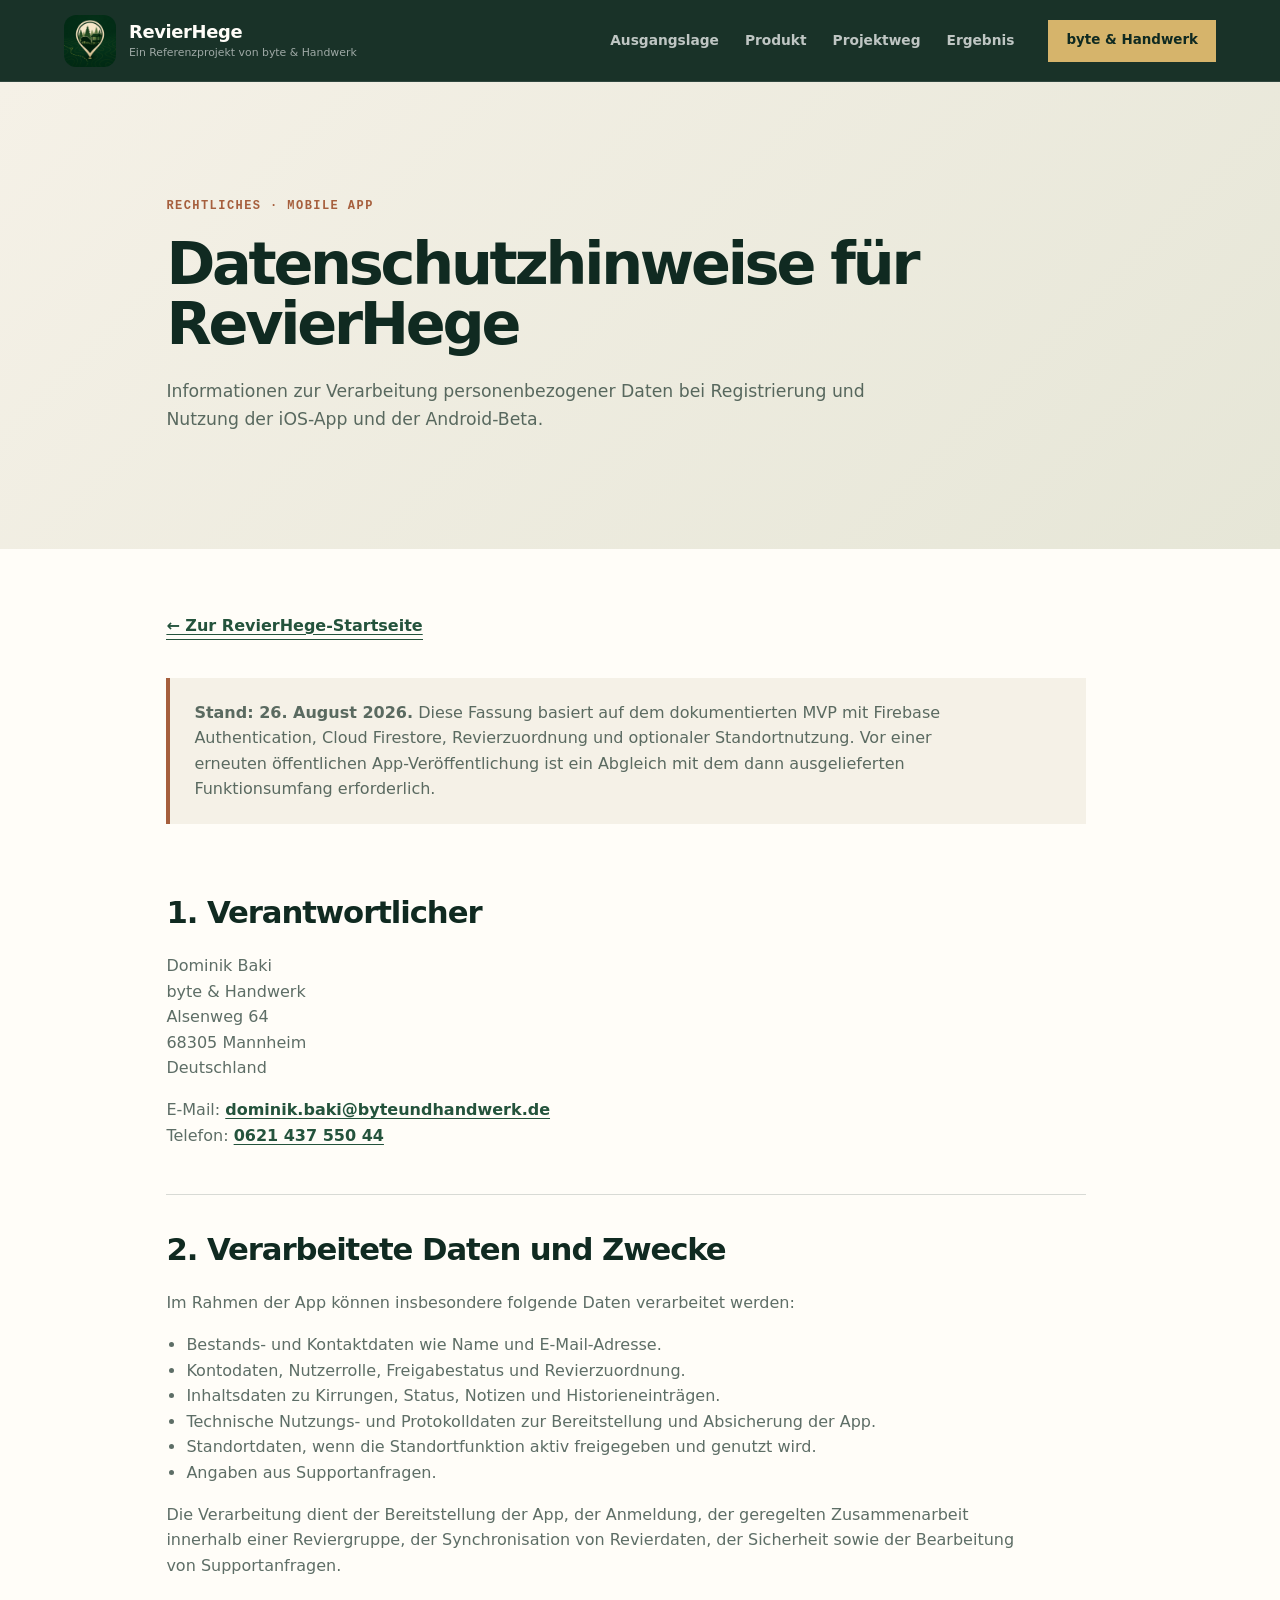
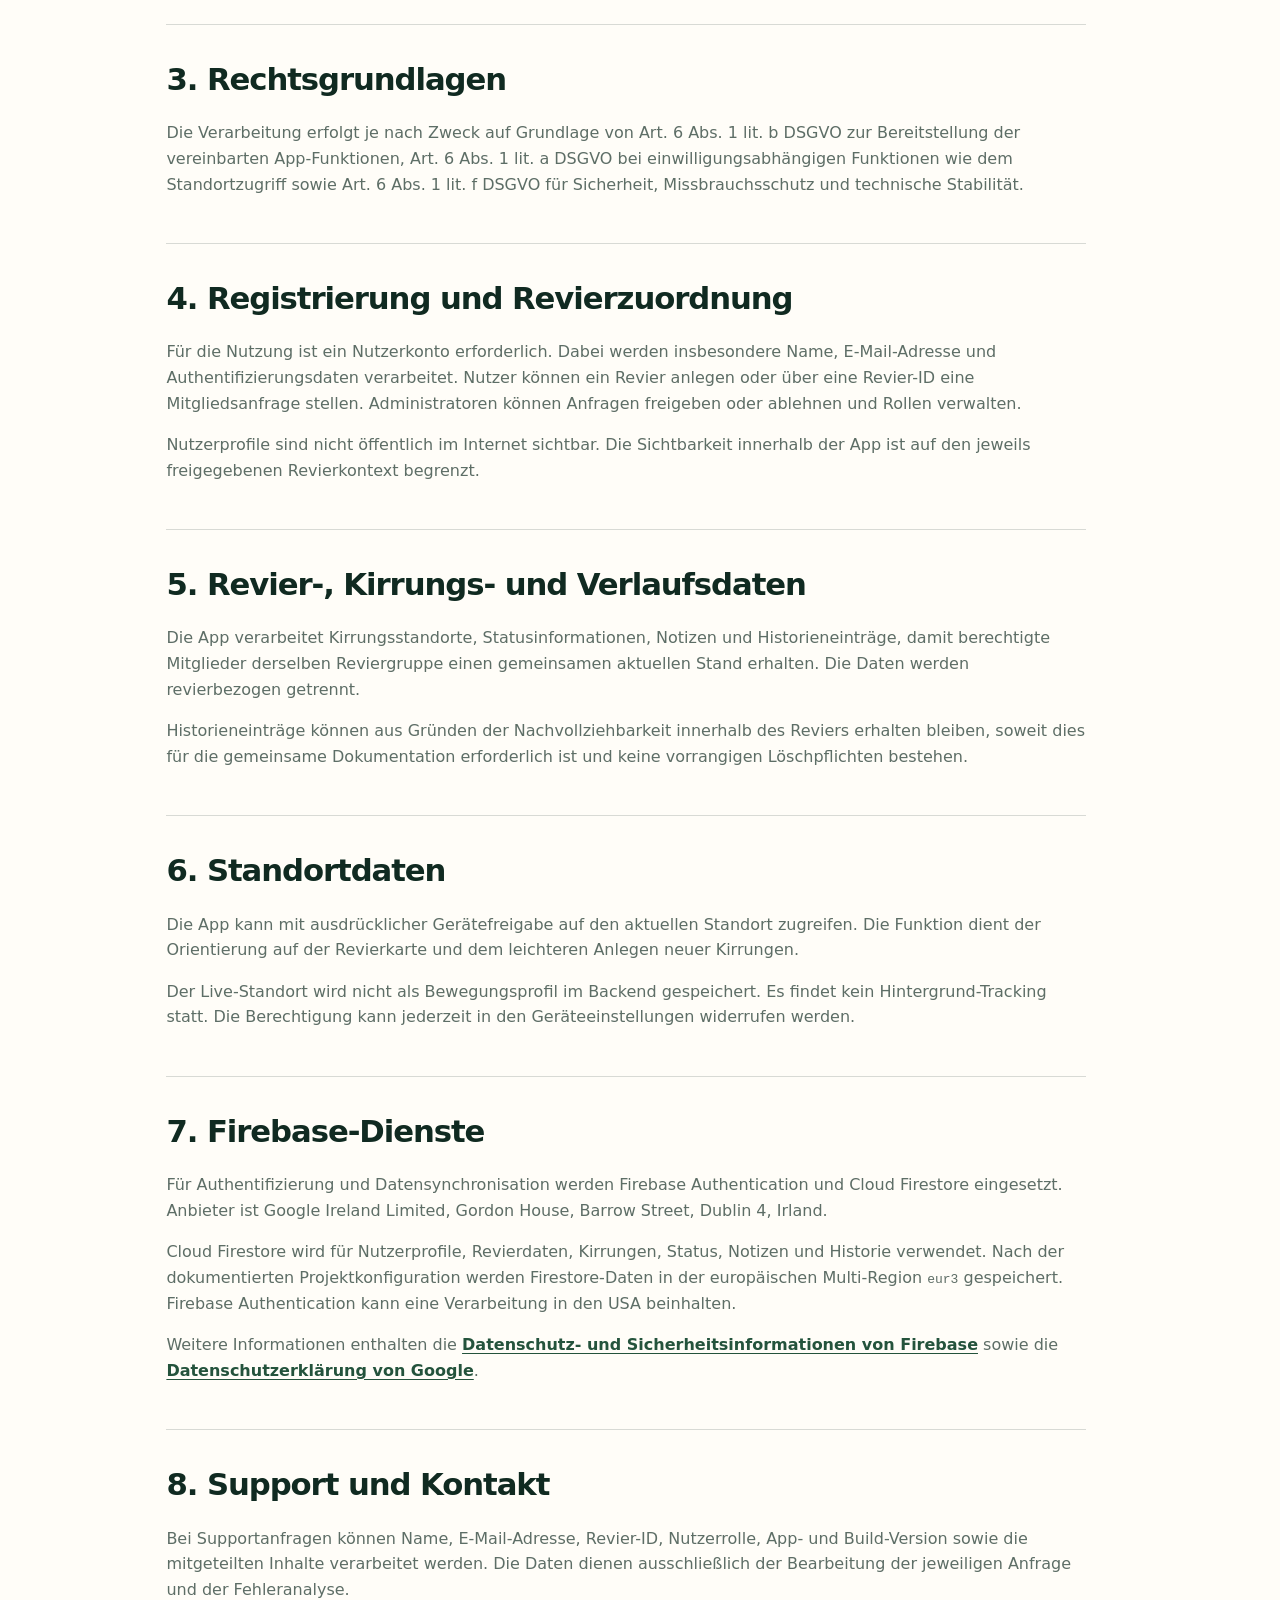
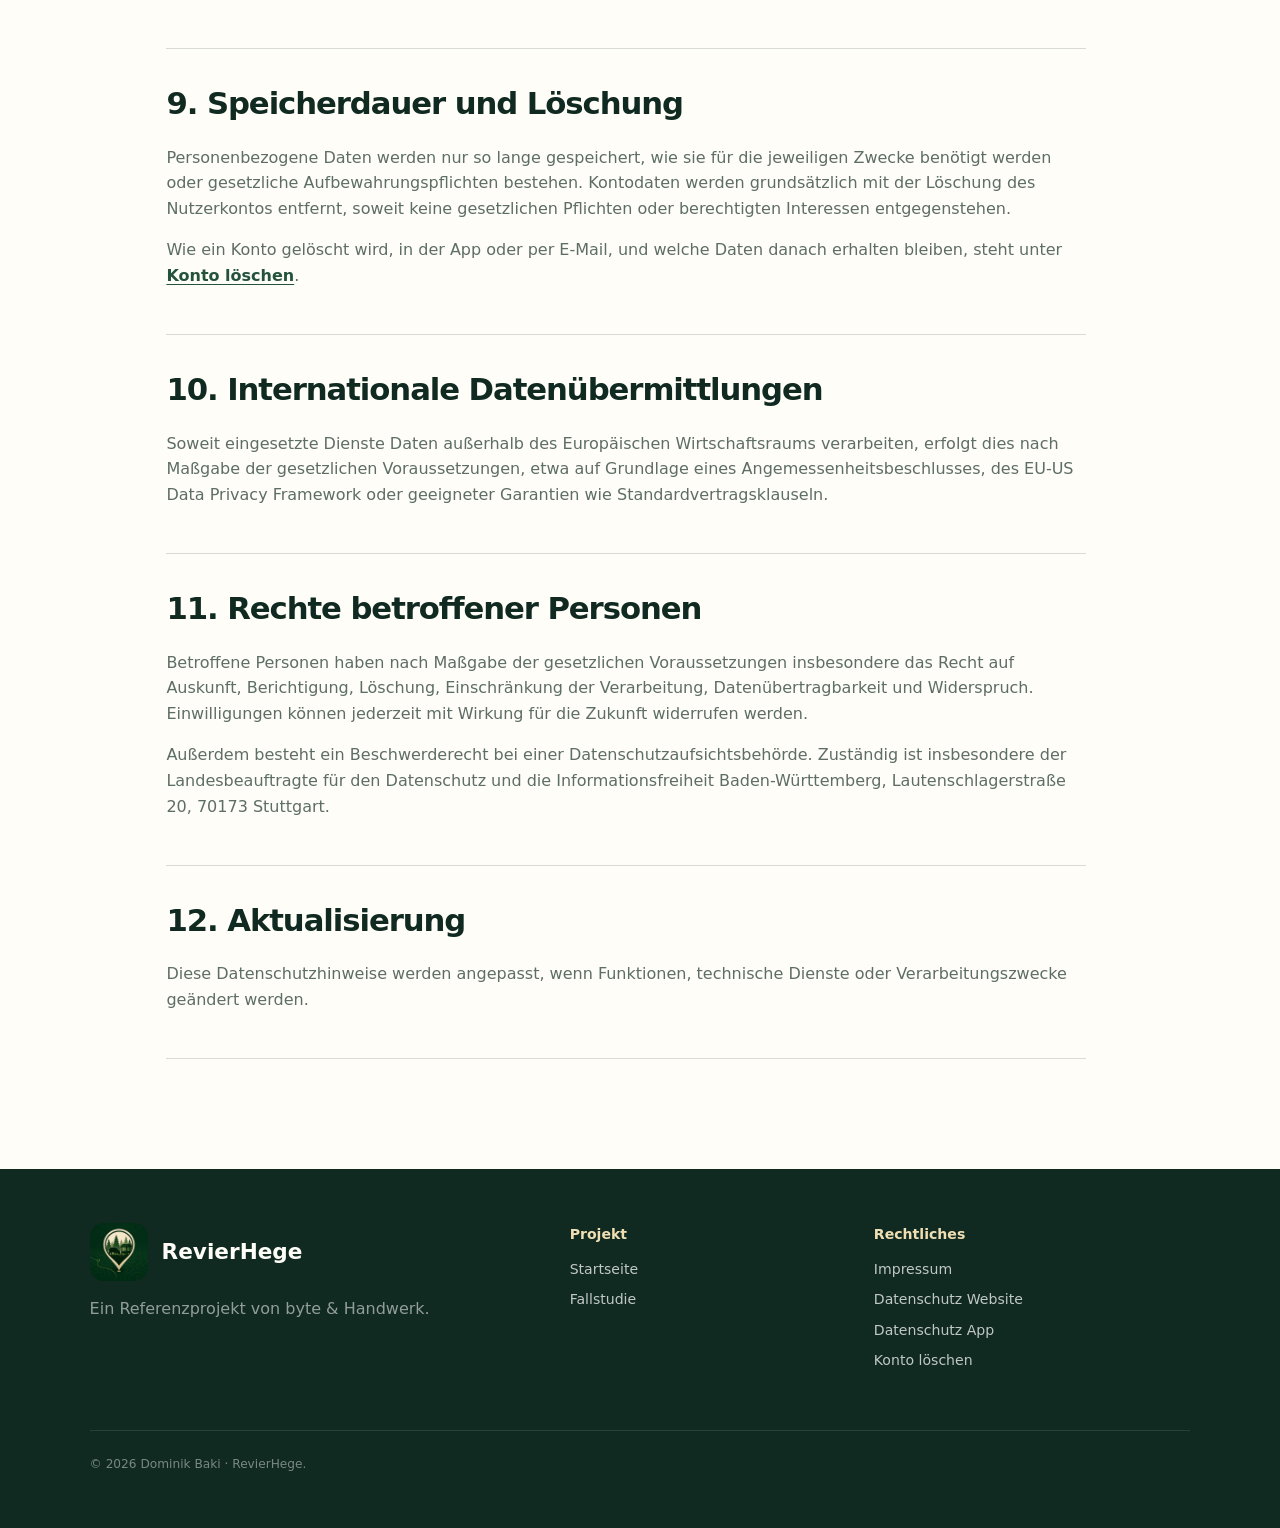
<file: app-datenschutz.html>
<!doctype html>
<html lang="de">
  <head>
    <meta charset="utf-8">
    <meta name="viewport" content="width=device-width, initial-scale=1">
    <title>Datenschutz App | RevierHege</title>
    <meta name="description" content="Datenschutzhinweise für die mobile App RevierHege.">
    <meta name="robots" content="noindex, nofollow">
    <meta name="theme-color" content="#102a21">
    <link rel="icon" type="image/png" href="assets/images/revierhege-icon.png">
    <link rel="stylesheet" href="assets/styles.css?v=20260826-1">
    <script src="assets/site.js" defer></script>
  </head>
  <body>
    <a class="skip-link" href="#main-content">Zum Hauptinhalt springen</a>
    <header class="site-header">
      <a class="brand" href="index.html" aria-label="RevierHege Startseite"><img src="assets/images/revierhege-icon.png" alt=""><span><strong>RevierHege</strong><small>Ein Referenzprojekt von byte &amp; Handwerk</small></span></a>
      <nav class="desktop-nav" aria-label="Hauptnavigation"><a href="index.html#ausgangslage">Ausgangslage</a><a href="index.html#produkt">Produkt</a><a href="index.html#projektweg">Projektweg</a><a href="index.html#ergebnis">Ergebnis</a></nav>
      <a class="button button-small" href="https://byteundhandwerk.de/" target="_blank" rel="noopener noreferrer">byte &amp; Handwerk</a>
      <button class="nav-toggle" type="button" data-nav-toggle aria-label="Menü öffnen" aria-expanded="false"><span></span></button>
    </header>
    <nav class="mobile-nav" data-mobile-nav aria-label="Mobile Navigation" aria-hidden="true"><a href="index.html">Startseite</a><a href="impressum.html">Impressum</a><a href="datenschutz.html">Datenschutz Website</a></nav>

    <main id="main-content">
      <header class="legal-hero">
        <p class="eyebrow">Rechtliches · Mobile App</p>
        <h1>Datenschutzhinweise für RevierHege</h1>
        <p>Informationen zur Verarbeitung personenbezogener Daten bei Registrierung und Nutzung der iOS-App und der Android-Beta.</p>
      </header>
      <div class="legal-main">
        <article class="legal-content">
          <a class="legal-back" href="index.html">← Zur RevierHege-Startseite</a>
          <p class="legal-notice"><strong>Stand: 26. August 2026.</strong> Diese Fassung basiert auf dem dokumentierten MVP mit Firebase Authentication, Cloud Firestore, Revierzuordnung und optionaler Standortnutzung. Vor einer erneuten öffentlichen App-Veröffentlichung ist ein Abgleich mit dem dann ausgelieferten Funktionsumfang erforderlich.</p>

          <section>
            <h2>1. Verantwortlicher</h2>
            <p>Dominik Baki<br>byte &amp; Handwerk<br>Alsenweg 64<br>68305 Mannheim<br>Deutschland</p>
            <p>E-Mail: <a href="mailto:dominik.baki@byteundhandwerk.de">dominik.baki@byteundhandwerk.de</a><br>Telefon: <a href="tel:+4962143755044">0621 437 550 44</a></p>
          </section>

          <section>
            <h2>2. Verarbeitete Daten und Zwecke</h2>
            <p>Im Rahmen der App können insbesondere folgende Daten verarbeitet werden:</p>
            <ul>
              <li>Bestands- und Kontaktdaten wie Name und E-Mail-Adresse.</li>
              <li>Kontodaten, Nutzerrolle, Freigabestatus und Revierzuordnung.</li>
              <li>Inhaltsdaten zu Kirrungen, Status, Notizen und Historieneinträgen.</li>
              <li>Technische Nutzungs- und Protokolldaten zur Bereitstellung und Absicherung der App.</li>
              <li>Standortdaten, wenn die Standortfunktion aktiv freigegeben und genutzt wird.</li>
              <li>Angaben aus Supportanfragen.</li>
            </ul>
            <p>Die Verarbeitung dient der Bereitstellung der App, der Anmeldung, der geregelten Zusammenarbeit innerhalb einer Reviergruppe, der Synchronisation von Revierdaten, der Sicherheit sowie der Bearbeitung von Supportanfragen.</p>
          </section>

          <section>
            <h2>3. Rechtsgrundlagen</h2>
            <p>Die Verarbeitung erfolgt je nach Zweck auf Grundlage von Art. 6 Abs. 1 lit. b DSGVO zur Bereitstellung der vereinbarten App-Funktionen, Art. 6 Abs. 1 lit. a DSGVO bei einwilligungsabhängigen Funktionen wie dem Standortzugriff sowie Art. 6 Abs. 1 lit. f DSGVO für Sicherheit, Missbrauchsschutz und technische Stabilität.</p>
          </section>

          <section>
            <h2>4. Registrierung und Revierzuordnung</h2>
            <p>Für die Nutzung ist ein Nutzerkonto erforderlich. Dabei werden insbesondere Name, E-Mail-Adresse und Authentifizierungsdaten verarbeitet. Nutzer können ein Revier anlegen oder über eine Revier-ID eine Mitgliedsanfrage stellen. Administratoren können Anfragen freigeben oder ablehnen und Rollen verwalten.</p>
            <p>Nutzerprofile sind nicht öffentlich im Internet sichtbar. Die Sichtbarkeit innerhalb der App ist auf den jeweils freigegebenen Revierkontext begrenzt.</p>
          </section>

          <section>
            <h2>5. Revier-, Kirrungs- und Verlaufsdaten</h2>
            <p>Die App verarbeitet Kirrungsstandorte, Statusinformationen, Notizen und Historieneinträge, damit berechtigte Mitglieder derselben Reviergruppe einen gemeinsamen aktuellen Stand erhalten. Die Daten werden revierbezogen getrennt.</p>
            <p>Historieneinträge können aus Gründen der Nachvollziehbarkeit innerhalb des Reviers erhalten bleiben, soweit dies für die gemeinsame Dokumentation erforderlich ist und keine vorrangigen Löschpflichten bestehen.</p>
          </section>

          <section>
            <h2>6. Standortdaten</h2>
            <p>Die App kann mit ausdrücklicher Gerätefreigabe auf den aktuellen Standort zugreifen. Die Funktion dient der Orientierung auf der Revierkarte und dem leichteren Anlegen neuer Kirrungen.</p>
            <p>Der Live-Standort wird nicht als Bewegungsprofil im Backend gespeichert. Es findet kein Hintergrund-Tracking statt. Die Berechtigung kann jederzeit in den Geräteeinstellungen widerrufen werden.</p>
          </section>

          <section>
            <h2>7. Firebase-Dienste</h2>
            <p>Für Authentifizierung und Datensynchronisation werden Firebase Authentication und Cloud Firestore eingesetzt. Anbieter ist Google Ireland Limited, Gordon House, Barrow Street, Dublin 4, Irland.</p>
            <p>Cloud Firestore wird für Nutzerprofile, Revierdaten, Kirrungen, Status, Notizen und Historie verwendet. Nach der dokumentierten Projektkonfiguration werden Firestore-Daten in der europäischen Multi-Region <code>eur3</code> gespeichert. Firebase Authentication kann eine Verarbeitung in den USA beinhalten.</p>
            <p>Weitere Informationen enthalten die <a href="https://firebase.google.com/support/privacy" target="_blank" rel="noopener noreferrer">Datenschutz- und Sicherheitsinformationen von Firebase</a> sowie die <a href="https://policies.google.com/privacy?hl=de" target="_blank" rel="noopener noreferrer">Datenschutzerklärung von Google</a>.</p>
          </section>

          <section>
            <h2>8. Support und Kontakt</h2>
            <p>Bei Supportanfragen können Name, E-Mail-Adresse, Revier-ID, Nutzerrolle, App- und Build-Version sowie die mitgeteilten Inhalte verarbeitet werden. Die Daten dienen ausschließlich der Bearbeitung der jeweiligen Anfrage und der Fehleranalyse.</p>
          </section>

          <section>
            <h2>9. Speicherdauer und Löschung</h2>
            <p>Personenbezogene Daten werden nur so lange gespeichert, wie sie für die jeweiligen Zwecke benötigt werden oder gesetzliche Aufbewahrungspflichten bestehen. Kontodaten werden grundsätzlich mit der Löschung des Nutzerkontos entfernt, soweit keine gesetzlichen Pflichten oder berechtigten Interessen entgegenstehen.</p>
            <p>Wie ein Konto gelöscht wird, in der App oder per E-Mail, und welche Daten danach erhalten bleiben, steht unter <a href="konto-loeschen.html">Konto löschen</a>.</p>
          </section>

          <section>
            <h2>10. Internationale Datenübermittlungen</h2>
            <p>Soweit eingesetzte Dienste Daten außerhalb des Europäischen Wirtschaftsraums verarbeiten, erfolgt dies nach Maßgabe der gesetzlichen Voraussetzungen, etwa auf Grundlage eines Angemessenheitsbeschlusses, des EU-US Data Privacy Framework oder geeigneter Garantien wie Standardvertragsklauseln.</p>
          </section>

          <section>
            <h2>11. Rechte betroffener Personen</h2>
            <p>Betroffene Personen haben nach Maßgabe der gesetzlichen Voraussetzungen insbesondere das Recht auf Auskunft, Berichtigung, Löschung, Einschränkung der Verarbeitung, Datenübertragbarkeit und Widerspruch. Einwilligungen können jederzeit mit Wirkung für die Zukunft widerrufen werden.</p>
            <p>Außerdem besteht ein Beschwerderecht bei einer Datenschutzaufsichtsbehörde. Zuständig ist insbesondere der Landesbeauftragte für den Datenschutz und die Informationsfreiheit Baden-Württemberg, Lautenschlagerstraße 20, 70173 Stuttgart.</p>
          </section>

          <section>
            <h2>12. Aktualisierung</h2>
            <p>Diese Datenschutzhinweise werden angepasst, wenn Funktionen, technische Dienste oder Verarbeitungszwecke geändert werden.</p>
          </section>
        </article>
      </div>
    </main>

    <footer class="site-footer">
      <div class="footer-brand"><div class="footer-mark"><img src="assets/images/revierhege-icon.png" alt=""><strong>RevierHege</strong></div><p>Ein Referenzprojekt von byte &amp; Handwerk.</p></div>
      <div class="footer-links"><strong>Projekt</strong><a href="index.html">Startseite</a><a href="https://byteundhandwerk.de/referenz-revierhege">Fallstudie</a></div>
      <div class="footer-links"><strong>Rechtliches</strong><a href="impressum.html">Impressum</a><a href="datenschutz.html">Datenschutz Website</a><a href="app-datenschutz.html" aria-current="page">Datenschutz App</a><a href="konto-loeschen.html">Konto löschen</a></div>
      <div class="footer-meta">© <span data-current-year>2026</span> Dominik Baki · RevierHege.</div>
    </footer>
  </body>
</html>
</file>
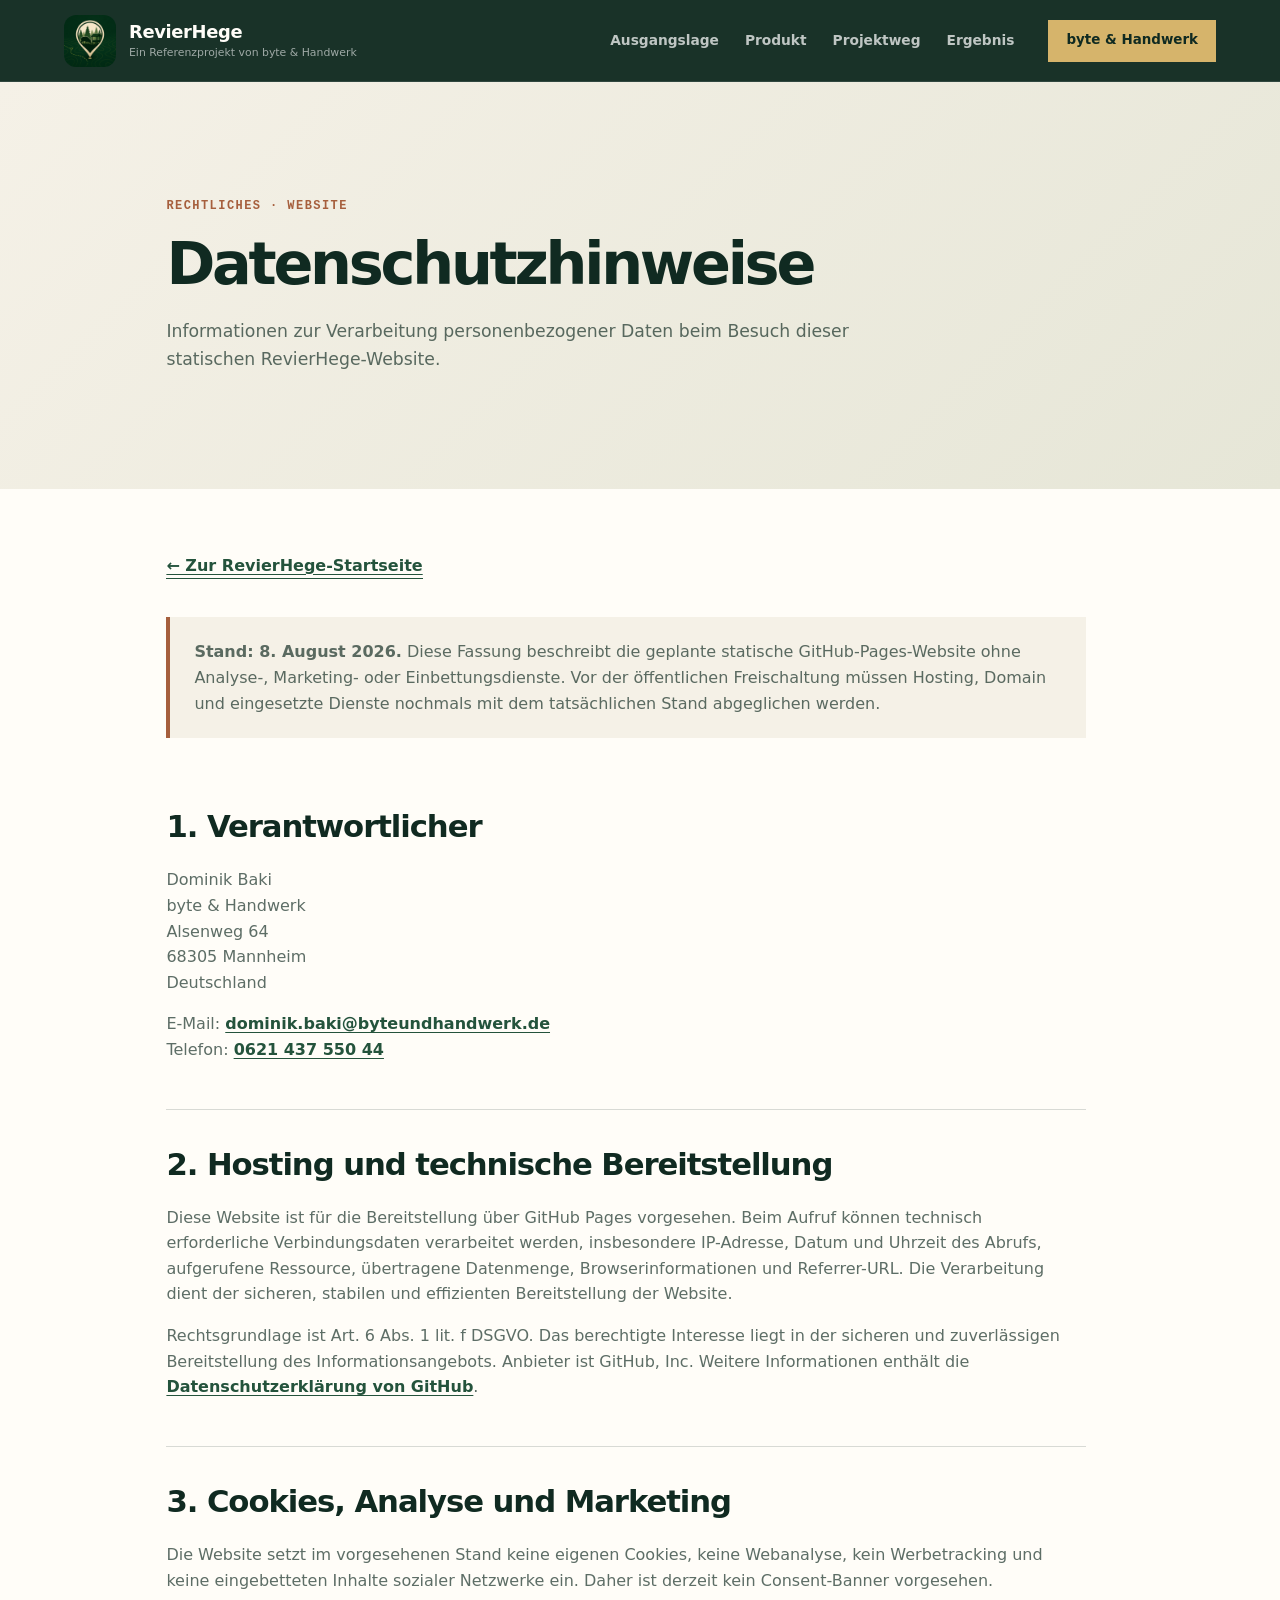
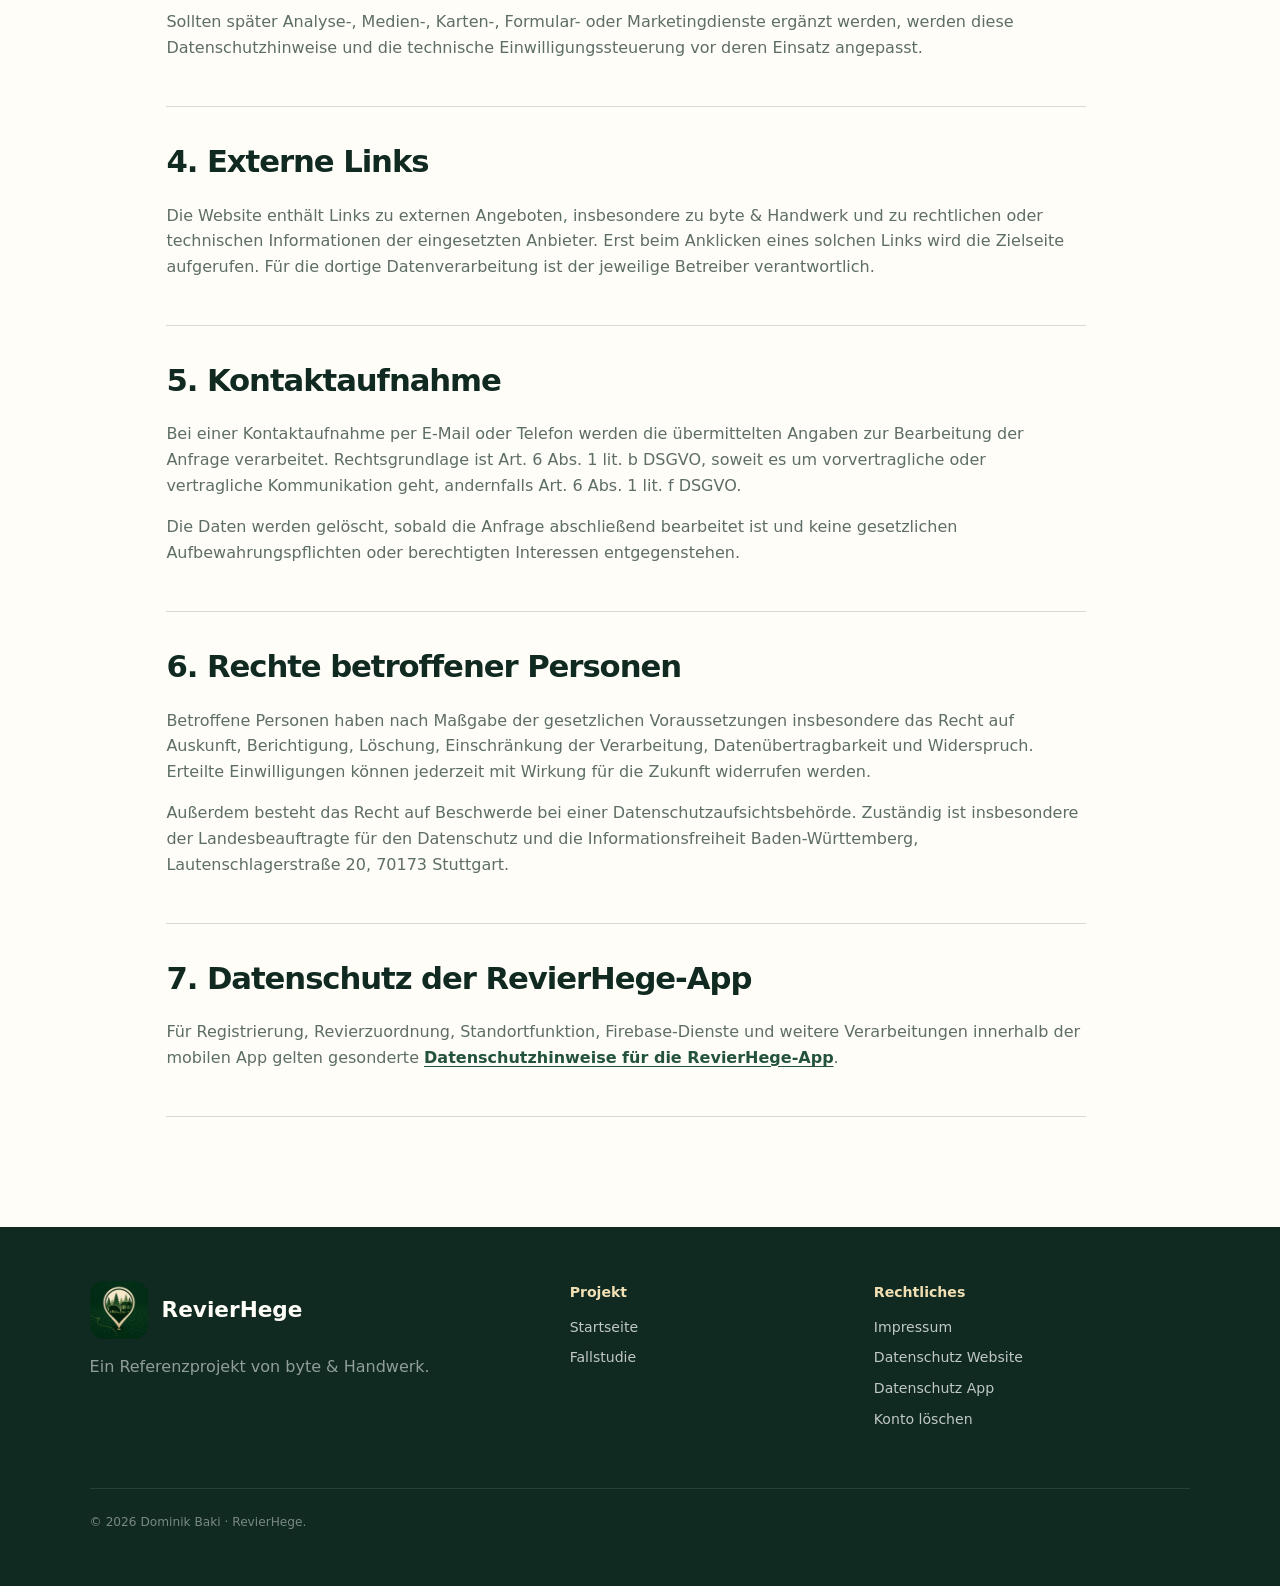
<file: datenschutz.html>
<!doctype html>
<html lang="de">
  <head>
    <meta charset="utf-8">
    <meta name="viewport" content="width=device-width, initial-scale=1">
    <title>Datenschutz Website | RevierHege</title>
    <meta name="description" content="Datenschutzhinweise für die RevierHege-Website.">
    <meta name="robots" content="noindex, nofollow">
    <meta name="theme-color" content="#102a21">
    <link rel="icon" type="image/png" href="assets/images/revierhege-icon.png">
    <link rel="stylesheet" href="assets/styles.css?v=20260826-1">
    <script src="assets/site.js" defer></script>
  </head>
  <body>
    <a class="skip-link" href="#main-content">Zum Hauptinhalt springen</a>
    <header class="site-header">
      <a class="brand" href="index.html" aria-label="RevierHege Startseite"><img src="assets/images/revierhege-icon.png" alt=""><span><strong>RevierHege</strong><small>Ein Referenzprojekt von byte &amp; Handwerk</small></span></a>
      <nav class="desktop-nav" aria-label="Hauptnavigation"><a href="index.html#ausgangslage">Ausgangslage</a><a href="index.html#produkt">Produkt</a><a href="index.html#projektweg">Projektweg</a><a href="index.html#ergebnis">Ergebnis</a></nav>
      <a class="button button-small" href="https://byteundhandwerk.de/" target="_blank" rel="noopener noreferrer">byte &amp; Handwerk</a>
      <button class="nav-toggle" type="button" data-nav-toggle aria-label="Menü öffnen" aria-expanded="false"><span></span></button>
    </header>
    <nav class="mobile-nav" data-mobile-nav aria-label="Mobile Navigation" aria-hidden="true"><a href="index.html">Startseite</a><a href="impressum.html">Impressum</a><a href="app-datenschutz.html">Datenschutz App</a></nav>

    <main id="main-content">
      <header class="legal-hero">
        <p class="eyebrow">Rechtliches · Website</p>
        <h1>Datenschutzhinweise</h1>
        <p>Informationen zur Verarbeitung personenbezogener Daten beim Besuch dieser statischen RevierHege-Website.</p>
      </header>
      <div class="legal-main">
        <article class="legal-content">
          <a class="legal-back" href="index.html">← Zur RevierHege-Startseite</a>
          <p class="legal-notice"><strong>Stand: 8. August 2026.</strong> Diese Fassung beschreibt die geplante statische GitHub-Pages-Website ohne Analyse-, Marketing- oder Einbettungsdienste. Vor der öffentlichen Freischaltung müssen Hosting, Domain und eingesetzte Dienste nochmals mit dem tatsächlichen Stand abgeglichen werden.</p>

          <section>
            <h2>1. Verantwortlicher</h2>
            <p>Dominik Baki<br>byte &amp; Handwerk<br>Alsenweg 64<br>68305 Mannheim<br>Deutschland</p>
            <p>E-Mail: <a href="mailto:dominik.baki@byteundhandwerk.de">dominik.baki@byteundhandwerk.de</a><br>Telefon: <a href="tel:+4962143755044">0621 437 550 44</a></p>
          </section>

          <section>
            <h2>2. Hosting und technische Bereitstellung</h2>
            <p>Diese Website ist für die Bereitstellung über GitHub Pages vorgesehen. Beim Aufruf können technisch erforderliche Verbindungsdaten verarbeitet werden, insbesondere IP-Adresse, Datum und Uhrzeit des Abrufs, aufgerufene Ressource, übertragene Datenmenge, Browserinformationen und Referrer-URL. Die Verarbeitung dient der sicheren, stabilen und effizienten Bereitstellung der Website.</p>
            <p>Rechtsgrundlage ist Art. 6 Abs. 1 lit. f DSGVO. Das berechtigte Interesse liegt in der sicheren und zuverlässigen Bereitstellung des Informationsangebots. Anbieter ist GitHub, Inc. Weitere Informationen enthält die <a href="https://docs.github.com/en/site-policy/privacy-policies/github-general-privacy-statement" target="_blank" rel="noopener noreferrer">Datenschutzerklärung von GitHub</a>.</p>
          </section>

          <section>
            <h2>3. Cookies, Analyse und Marketing</h2>
            <p>Die Website setzt im vorgesehenen Stand keine eigenen Cookies, keine Webanalyse, kein Werbetracking und keine eingebetteten Inhalte sozialer Netzwerke ein. Daher ist derzeit kein Consent-Banner vorgesehen.</p>
            <p>Sollten später Analyse-, Medien-, Karten-, Formular- oder Marketingdienste ergänzt werden, werden diese Datenschutzhinweise und die technische Einwilligungssteuerung vor deren Einsatz angepasst.</p>
          </section>

          <section>
            <h2>4. Externe Links</h2>
            <p>Die Website enthält Links zu externen Angeboten, insbesondere zu byte &amp; Handwerk und zu rechtlichen oder technischen Informationen der eingesetzten Anbieter. Erst beim Anklicken eines solchen Links wird die Zielseite aufgerufen. Für die dortige Datenverarbeitung ist der jeweilige Betreiber verantwortlich.</p>
          </section>

          <section>
            <h2>5. Kontaktaufnahme</h2>
            <p>Bei einer Kontaktaufnahme per E-Mail oder Telefon werden die übermittelten Angaben zur Bearbeitung der Anfrage verarbeitet. Rechtsgrundlage ist Art. 6 Abs. 1 lit. b DSGVO, soweit es um vorvertragliche oder vertragliche Kommunikation geht, andernfalls Art. 6 Abs. 1 lit. f DSGVO.</p>
            <p>Die Daten werden gelöscht, sobald die Anfrage abschließend bearbeitet ist und keine gesetzlichen Aufbewahrungspflichten oder berechtigten Interessen entgegenstehen.</p>
          </section>

          <section>
            <h2>6. Rechte betroffener Personen</h2>
            <p>Betroffene Personen haben nach Maßgabe der gesetzlichen Voraussetzungen insbesondere das Recht auf Auskunft, Berichtigung, Löschung, Einschränkung der Verarbeitung, Datenübertragbarkeit und Widerspruch. Erteilte Einwilligungen können jederzeit mit Wirkung für die Zukunft widerrufen werden.</p>
            <p>Außerdem besteht das Recht auf Beschwerde bei einer Datenschutzaufsichtsbehörde. Zuständig ist insbesondere der Landesbeauftragte für den Datenschutz und die Informationsfreiheit Baden-Württemberg, Lautenschlagerstraße 20, 70173 Stuttgart.</p>
          </section>

          <section>
            <h2>7. Datenschutz der RevierHege-App</h2>
            <p>Für Registrierung, Revierzuordnung, Standortfunktion, Firebase-Dienste und weitere Verarbeitungen innerhalb der mobilen App gelten gesonderte <a href="app-datenschutz.html">Datenschutzhinweise für die RevierHege-App</a>.</p>
          </section>
        </article>
      </div>
    </main>

    <footer class="site-footer">
      <div class="footer-brand"><div class="footer-mark"><img src="assets/images/revierhege-icon.png" alt=""><strong>RevierHege</strong></div><p>Ein Referenzprojekt von byte &amp; Handwerk.</p></div>
      <div class="footer-links"><strong>Projekt</strong><a href="index.html">Startseite</a><a href="https://byteundhandwerk.de/referenz-revierhege">Fallstudie</a></div>
      <div class="footer-links"><strong>Rechtliches</strong><a href="impressum.html">Impressum</a><a href="datenschutz.html" aria-current="page">Datenschutz Website</a><a href="app-datenschutz.html">Datenschutz App</a><a href="konto-loeschen.html">Konto löschen</a></div>
      <div class="footer-meta">© <span data-current-year>2026</span> Dominik Baki · RevierHege.</div>
    </footer>
  </body>
</html>
</file>
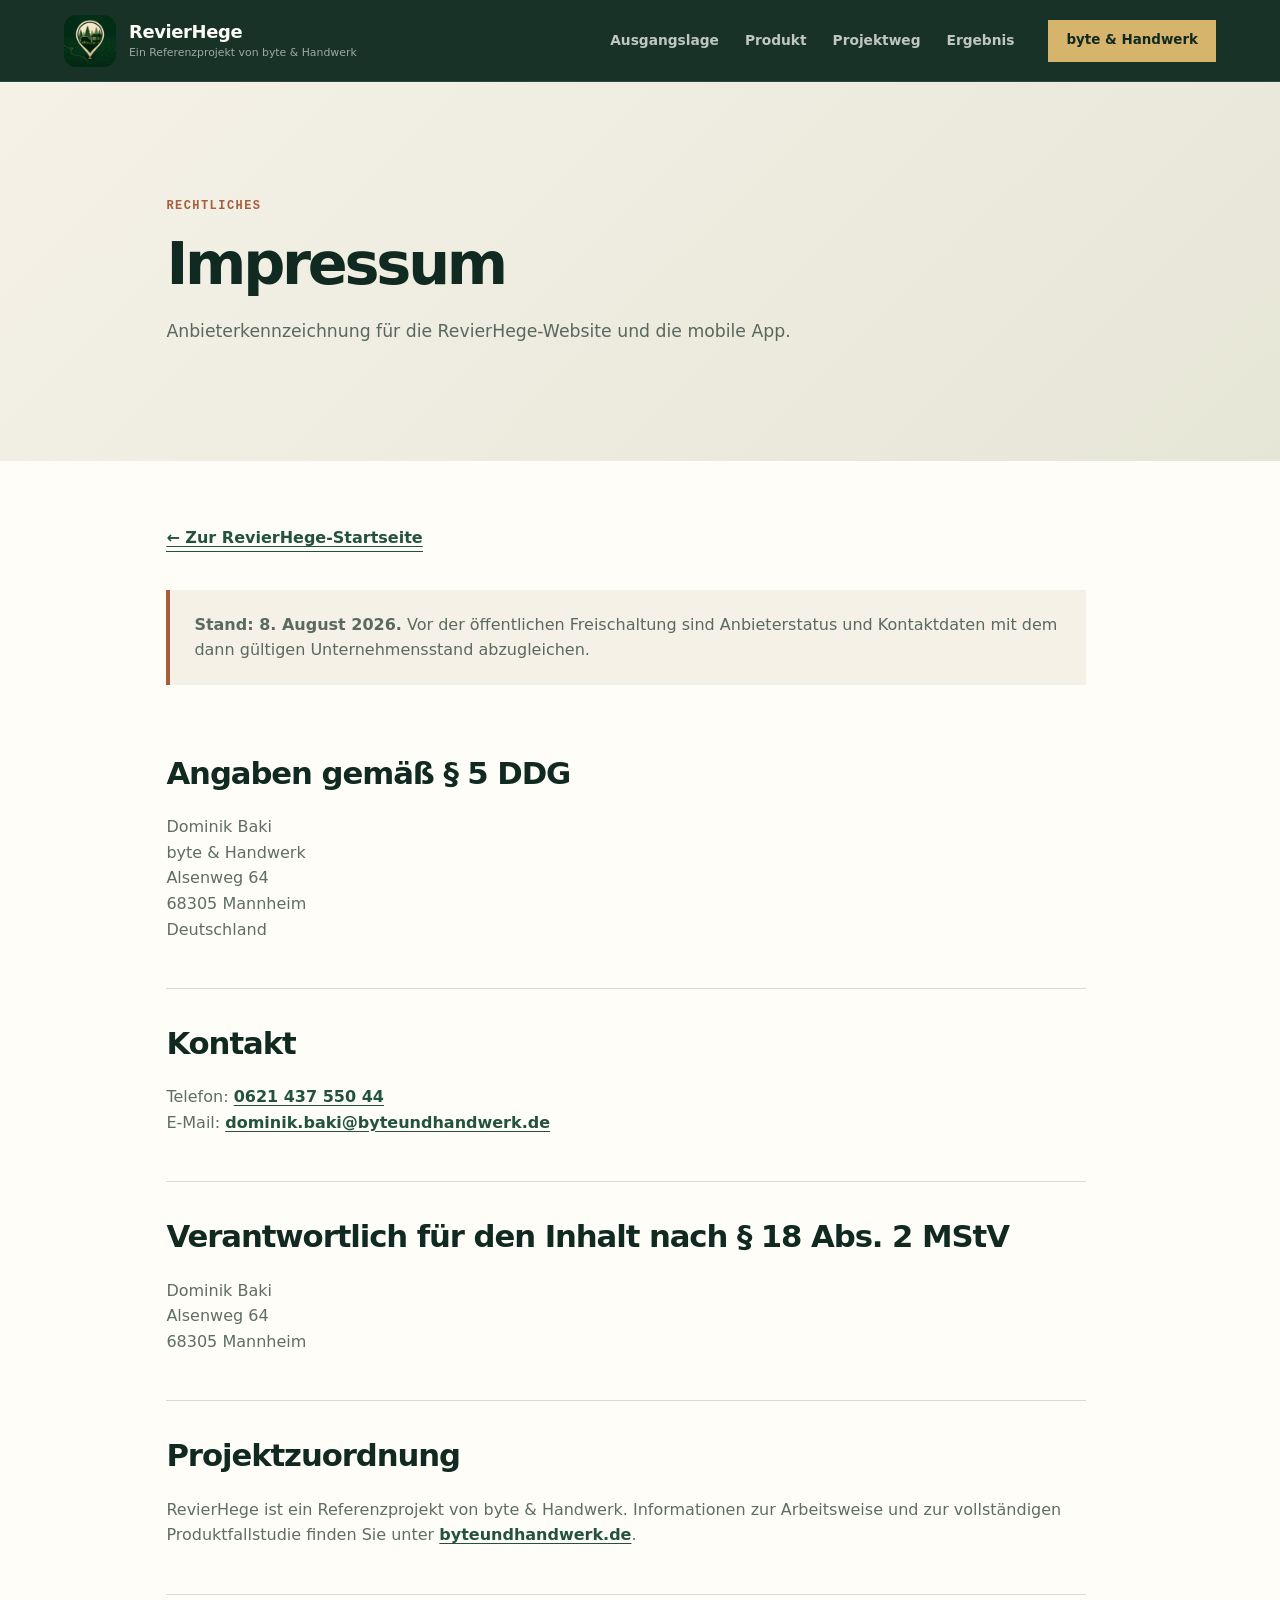
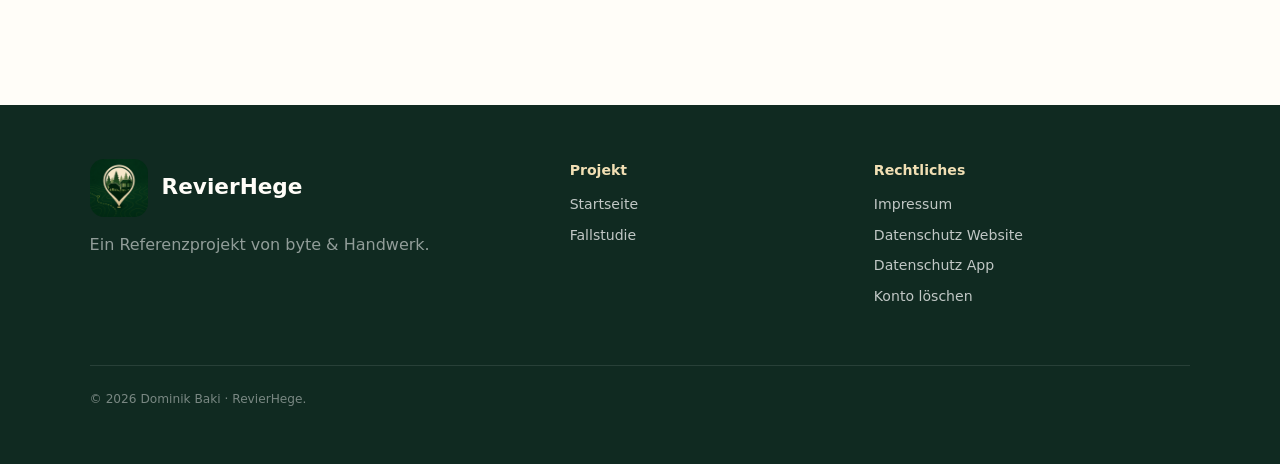
<file: impressum.html>
<!doctype html>
<html lang="de">
  <head>
    <meta charset="utf-8">
    <meta name="viewport" content="width=device-width, initial-scale=1">
    <title>Impressum | RevierHege</title>
    <meta name="description" content="Impressum der RevierHege-Website.">
    <meta name="robots" content="noindex, nofollow">
    <meta name="theme-color" content="#102a21">
    <link rel="icon" type="image/png" href="assets/images/revierhege-icon.png">
    <link rel="stylesheet" href="assets/styles.css?v=20260826-1">
    <script src="assets/site.js" defer></script>
  </head>
  <body>
    <a class="skip-link" href="#main-content">Zum Hauptinhalt springen</a>
    <header class="site-header">
      <a class="brand" href="index.html" aria-label="RevierHege Startseite"><img src="assets/images/revierhege-icon.png" alt=""><span><strong>RevierHege</strong><small>Ein Referenzprojekt von byte &amp; Handwerk</small></span></a>
      <nav class="desktop-nav" aria-label="Hauptnavigation"><a href="index.html#ausgangslage">Ausgangslage</a><a href="index.html#produkt">Produkt</a><a href="index.html#projektweg">Projektweg</a><a href="index.html#ergebnis">Ergebnis</a></nav>
      <a class="button button-small" href="https://byteundhandwerk.de/" target="_blank" rel="noopener noreferrer">byte &amp; Handwerk</a>
      <button class="nav-toggle" type="button" data-nav-toggle aria-label="Menü öffnen" aria-expanded="false"><span></span></button>
    </header>
    <nav class="mobile-nav" data-mobile-nav aria-label="Mobile Navigation" aria-hidden="true"><a href="index.html">Startseite</a><a href="datenschutz.html">Datenschutz Website</a><a href="app-datenschutz.html">Datenschutz App</a></nav>

    <main id="main-content">
      <header class="legal-hero">
        <p class="eyebrow">Rechtliches</p>
        <h1>Impressum</h1>
        <p>Anbieterkennzeichnung für die RevierHege-Website und die mobile App.</p>
      </header>
      <div class="legal-main">
        <article class="legal-content">
          <a class="legal-back" href="index.html">← Zur RevierHege-Startseite</a>
          <p class="legal-notice"><strong>Stand: 8. August 2026.</strong> Vor der öffentlichen Freischaltung sind Anbieterstatus und Kontaktdaten mit dem dann gültigen Unternehmensstand abzugleichen.</p>

          <section>
            <h2>Angaben gemäß § 5 DDG</h2>
            <p>Dominik Baki<br>byte &amp; Handwerk<br>Alsenweg 64<br>68305 Mannheim<br>Deutschland</p>
          </section>

          <section>
            <h2>Kontakt</h2>
            <p>Telefon: <a href="tel:+4962143755044">0621 437 550 44</a><br>E-Mail: <a href="mailto:dominik.baki@byteundhandwerk.de">dominik.baki@byteundhandwerk.de</a></p>
          </section>

          <section>
            <h2>Verantwortlich für den Inhalt nach § 18 Abs. 2 MStV</h2>
            <p>Dominik Baki<br>Alsenweg 64<br>68305 Mannheim</p>
          </section>

          <section>
            <h2>Projektzuordnung</h2>
            <p>RevierHege ist ein Referenzprojekt von byte &amp; Handwerk. Informationen zur Arbeitsweise und zur vollständigen Produktfallstudie finden Sie unter <a href="https://byteundhandwerk.de/" target="_blank" rel="noopener noreferrer">byteundhandwerk.de</a>.</p>
          </section>
        </article>
      </div>
    </main>

    <footer class="site-footer">
      <div class="footer-brand"><div class="footer-mark"><img src="assets/images/revierhege-icon.png" alt=""><strong>RevierHege</strong></div><p>Ein Referenzprojekt von byte &amp; Handwerk.</p></div>
      <div class="footer-links"><strong>Projekt</strong><a href="index.html">Startseite</a><a href="https://byteundhandwerk.de/referenz-revierhege">Fallstudie</a></div>
      <div class="footer-links"><strong>Rechtliches</strong><a href="impressum.html" aria-current="page">Impressum</a><a href="datenschutz.html">Datenschutz Website</a><a href="app-datenschutz.html">Datenschutz App</a><a href="konto-loeschen.html">Konto löschen</a></div>
      <div class="footer-meta">© <span data-current-year>2026</span> Dominik Baki · RevierHege.</div>
    </footer>
  </body>
</html>
</file>
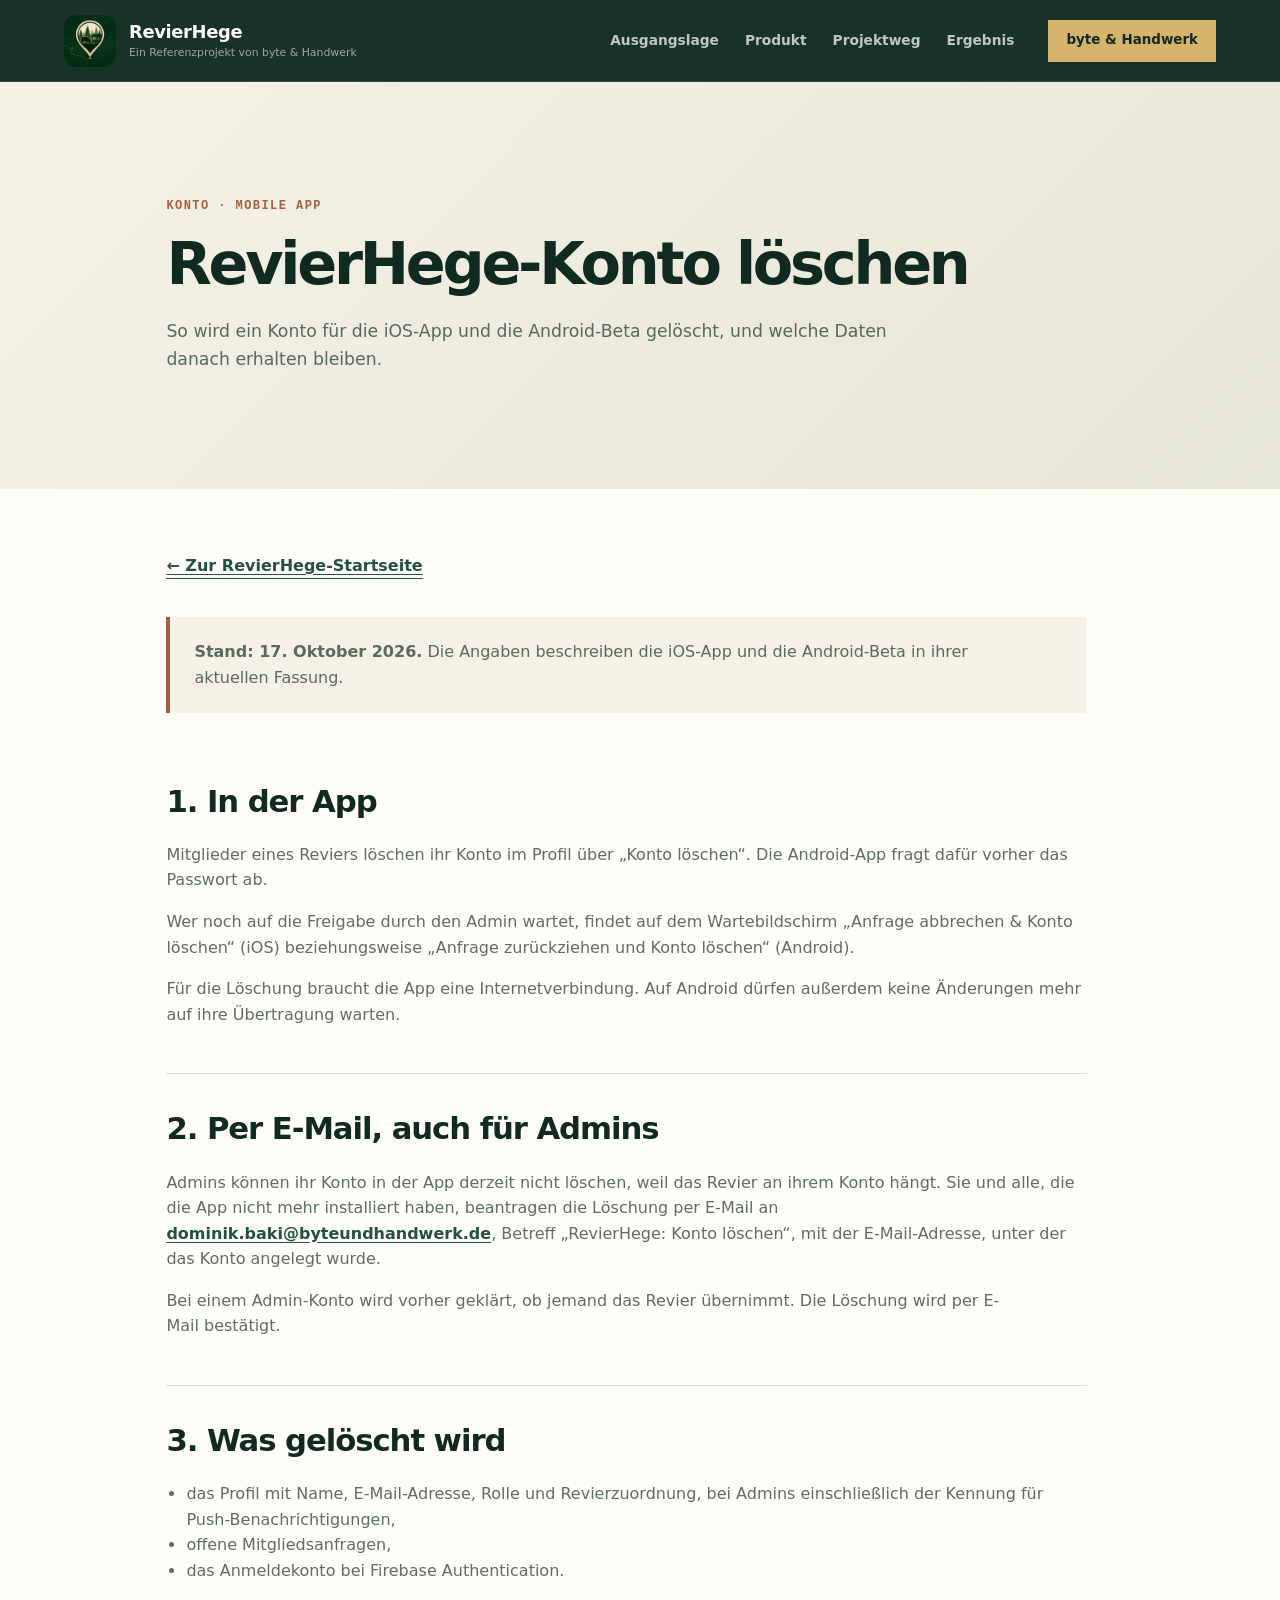
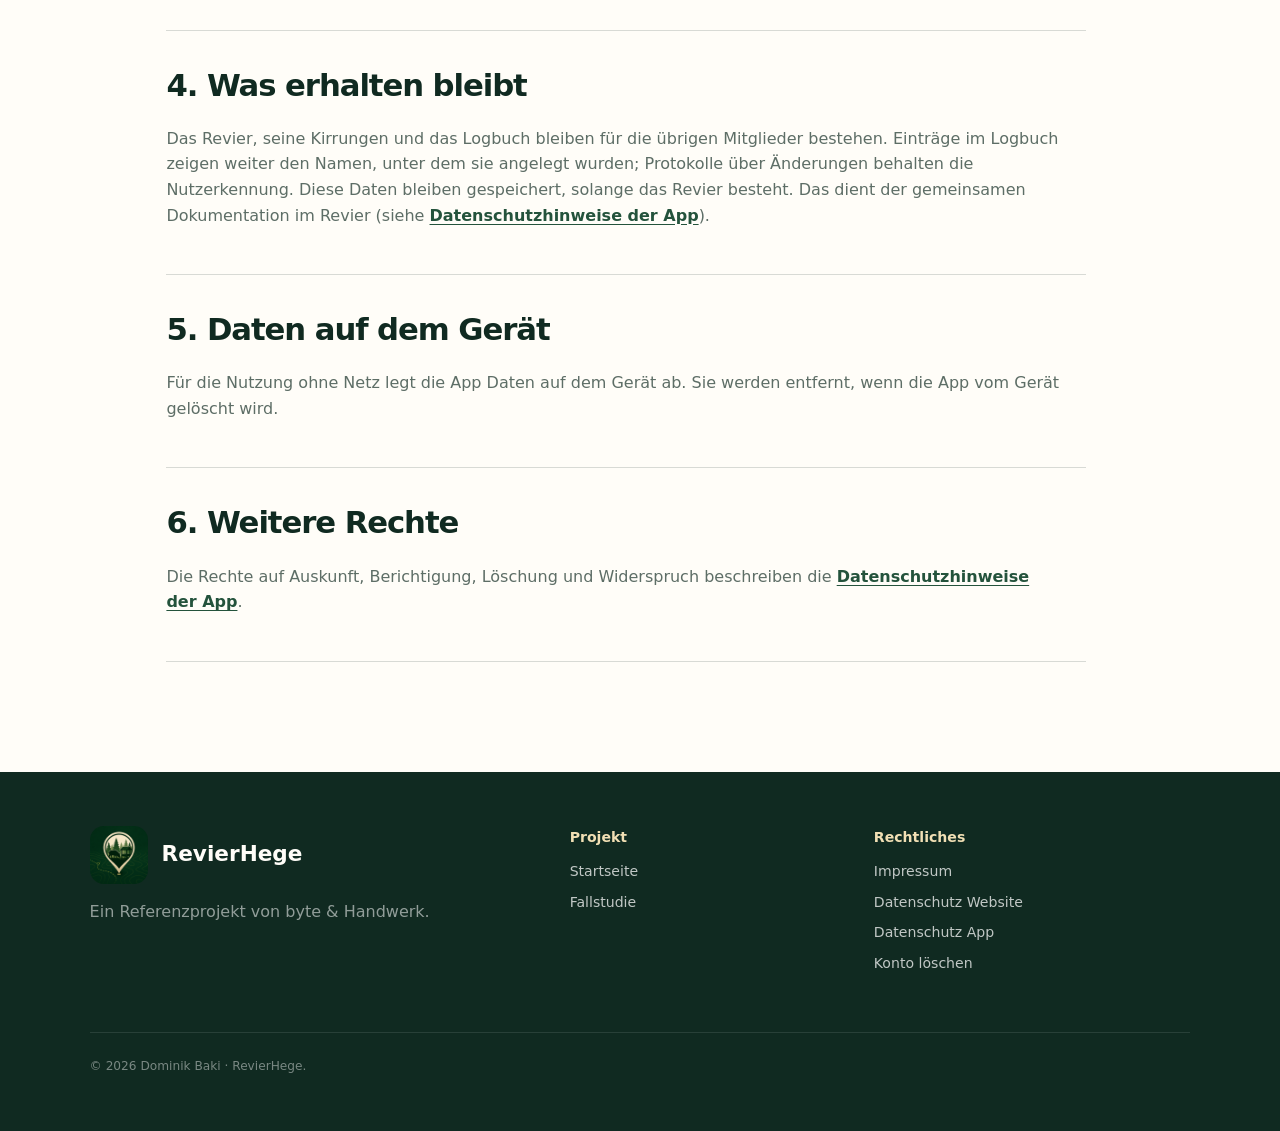
<file: konto-loeschen.html>
<!doctype html>
<html lang="de">
  <head>
    <meta charset="utf-8">
    <meta name="viewport" content="width=device-width, initial-scale=1">
    <title>Konto löschen | RevierHege</title>
    <meta name="description" content="So wird ein Konto für die App RevierHege gelöscht, in der App oder per E-Mail, und welche Daten danach erhalten bleiben.">
    <meta name="robots" content="noindex, nofollow">
    <meta name="theme-color" content="#102a21">
    <link rel="icon" type="image/png" href="assets/images/revierhege-icon.png">
    <link rel="stylesheet" href="assets/styles.css?v=20260826-1">
    <script src="assets/site.js" defer></script>
  </head>
  <body>
    <a class="skip-link" href="#main-content">Zum Hauptinhalt springen</a>
    <header class="site-header">
      <a class="brand" href="index.html" aria-label="RevierHege Startseite"><img src="assets/images/revierhege-icon.png" alt=""><span><strong>RevierHege</strong><small>Ein Referenzprojekt von byte &amp; Handwerk</small></span></a>
      <nav class="desktop-nav" aria-label="Hauptnavigation"><a href="index.html#ausgangslage">Ausgangslage</a><a href="index.html#produkt">Produkt</a><a href="index.html#projektweg">Projektweg</a><a href="index.html#ergebnis">Ergebnis</a></nav>
      <a class="button button-small" href="https://byteundhandwerk.de/" target="_blank" rel="noopener noreferrer">byte &amp; Handwerk</a>
      <button class="nav-toggle" type="button" data-nav-toggle aria-label="Menü öffnen" aria-expanded="false"><span></span></button>
    </header>
    <nav class="mobile-nav" data-mobile-nav aria-label="Mobile Navigation" aria-hidden="true"><a href="index.html">Startseite</a><a href="impressum.html">Impressum</a><a href="datenschutz.html">Datenschutz Website</a></nav>

    <main id="main-content">
      <header class="legal-hero">
        <p class="eyebrow">Konto · Mobile App</p>
        <h1>RevierHege-Konto löschen</h1>
        <p>So wird ein Konto für die iOS-App und die Android-Beta gelöscht, und welche Daten danach erhalten bleiben.</p>
      </header>
      <div class="legal-main">
        <article class="legal-content">
          <a class="legal-back" href="index.html">← Zur RevierHege-Startseite</a>
          <p class="legal-notice"><strong>Stand: 17. Oktober 2026.</strong> Die Angaben beschreiben die iOS-App und die Android-Beta in ihrer aktuellen Fassung.</p>

          <section>
            <h2>1. In der App</h2>
            <p>Mitglieder eines Reviers löschen ihr Konto im Profil über „Konto löschen“. Die Android-App fragt dafür vorher das Passwort ab.</p>
            <p>Wer noch auf die Freigabe durch den Admin wartet, findet auf dem Wartebildschirm „Anfrage abbrechen &amp; Konto löschen“ (iOS) beziehungsweise „Anfrage zurückziehen und Konto löschen“ (Android).</p>
            <p>Für die Löschung braucht die App eine Internetverbindung. Auf Android dürfen außerdem keine Änderungen mehr auf ihre Übertragung warten.</p>
          </section>

          <section>
            <h2>2. Per E-Mail, auch für Admins</h2>
            <p>Admins können ihr Konto in der App derzeit nicht löschen, weil das Revier an ihrem Konto hängt. Sie und alle, die die App nicht mehr installiert haben, beantragen die Löschung per E-Mail an <a href="mailto:dominik.baki@byteundhandwerk.de?subject=RevierHege%3A%20Konto%20l%C3%B6schen">dominik.baki@byteundhandwerk.de</a>, Betreff „RevierHege: Konto löschen“, mit der E-Mail-Adresse, unter der das Konto angelegt wurde.</p>
            <p>Bei einem Admin-Konto wird vorher geklärt, ob jemand das Revier übernimmt. Die Löschung wird per E-Mail bestätigt.</p>
          </section>

          <section>
            <h2>3. Was gelöscht wird</h2>
            <ul>
              <li>das Profil mit Name, E-Mail-Adresse, Rolle und Revierzuordnung, bei Admins einschließlich der Kennung für Push-Benachrichtigungen,</li>
              <li>offene Mitgliedsanfragen,</li>
              <li>das Anmeldekonto bei Firebase Authentication.</li>
            </ul>
          </section>

          <section>
            <h2>4. Was erhalten bleibt</h2>
            <p>Das Revier, seine Kirrungen und das Logbuch bleiben für die übrigen Mitglieder bestehen. Einträge im Logbuch zeigen weiter den Namen, unter dem sie angelegt wurden; Protokolle über Änderungen behalten die Nutzerkennung. Diese Daten bleiben gespeichert, solange das Revier besteht. Das dient der gemeinsamen Dokumentation im Revier (siehe <a href="app-datenschutz.html">Datenschutzhinweise der App</a>).</p>
          </section>

          <section>
            <h2>5. Daten auf dem Gerät</h2>
            <p>Für die Nutzung ohne Netz legt die App Daten auf dem Gerät ab. Sie werden entfernt, wenn die App vom Gerät gelöscht wird.</p>
          </section>

          <section>
            <h2>6. Weitere Rechte</h2>
            <p>Die Rechte auf Auskunft, Berichtigung, Löschung und Widerspruch beschreiben die <a href="app-datenschutz.html">Datenschutzhinweise der App</a>.</p>
          </section>
        </article>
      </div>
    </main>

    <footer class="site-footer">
      <div class="footer-brand"><div class="footer-mark"><img src="assets/images/revierhege-icon.png" alt=""><strong>RevierHege</strong></div><p>Ein Referenzprojekt von byte &amp; Handwerk.</p></div>
      <div class="footer-links"><strong>Projekt</strong><a href="index.html">Startseite</a><a href="https://byteundhandwerk.de/referenz-revierhege">Fallstudie</a></div>
      <div class="footer-links"><strong>Rechtliches</strong><a href="impressum.html">Impressum</a><a href="datenschutz.html">Datenschutz Website</a><a href="app-datenschutz.html">Datenschutz App</a><a href="konto-loeschen.html" aria-current="page">Konto löschen</a></div>
      <div class="footer-meta">© <span data-current-year>2026</span> Dominik Baki · RevierHege.</div>
    </footer>
  </body>
</html>
</file>
<file: assets/styles.css>
:root {
  --ink: #102a21;
  --ink-soft: #17392e;
  --paper: #f5f1e7;
  --paper-deep: #e6e6d7;
  --white: #fffdf8;
  --forest: #24533c;
  --forest-light: #52765b;
  --rust: #a65f3d;
  --gold: #d6b46b;
  --gold-soft: #f1dfb4;
  --line: rgba(16, 42, 33, 0.16);
  --muted: rgba(16, 42, 33, 0.68);
  --shadow: 0 28px 80px rgba(16, 42, 33, 0.18);
}

* {
  box-sizing: border-box;
}

html {
  scroll-behavior: smooth;
}

body {
  margin: 0;
  overflow-x: hidden;
  background: var(--paper);
  color: var(--ink);
  font-family: ui-sans-serif, system-ui, -apple-system, BlinkMacSystemFont, "Segoe UI", sans-serif;
  line-height: 1.6;
  text-rendering: optimizeLegibility;
}

body.nav-open {
  overflow: hidden;
}

img {
  display: block;
  max-width: 100%;
}

a {
  color: inherit;
  text-decoration: none;
}

button {
  font: inherit;
}

button,
a {
  -webkit-tap-highlight-color: transparent;
}

:focus-visible {
  outline: 3px solid var(--gold);
  outline-offset: 4px;
}

h1,
h2,
h3,
p,
blockquote {
  text-wrap: pretty;
}

.skip-link {
  position: fixed;
  z-index: 300;
  top: -80px;
  left: 16px;
  padding: 10px 16px;
  background: var(--white);
  color: var(--ink);
  font-weight: 800;
  transition: top 160ms ease;
}

.skip-link:focus {
  top: 14px;
}

.site-header {
  position: sticky;
  z-index: 100;
  top: 0;
  display: grid;
  grid-template-columns: minmax(260px, 1fr) auto auto;
  align-items: center;
  gap: 34px;
  min-height: 82px;
  padding: 10px clamp(22px, 5vw, 72px);
  border-bottom: 1px solid rgba(255, 255, 255, 0.1);
  background: rgba(16, 42, 33, 0.96);
  color: var(--white);
  backdrop-filter: blur(14px);
}

.brand {
  display: flex;
  width: fit-content;
  align-items: center;
  gap: 13px;
}

.brand img {
  width: 52px;
  height: 52px;
  border-radius: 12px;
}

.brand span {
  display: flex;
  flex-direction: column;
  line-height: 1.1;
}

.brand strong {
  font-size: 1.12rem;
  letter-spacing: -0.02em;
}

.brand small {
  margin-top: 5px;
  color: rgba(255, 255, 255, 0.58);
  font-size: 0.68rem;
}

.desktop-nav {
  display: flex;
  align-items: center;
  gap: 26px;
  color: rgba(255, 255, 255, 0.72);
  font-size: 0.86rem;
  font-weight: 700;
}

.desktop-nav a:hover {
  color: var(--gold-soft);
}

.nav-toggle {
  display: none;
  width: 44px;
  height: 44px;
  padding: 0;
  border: 1px solid rgba(255, 255, 255, 0.18);
  background: transparent;
  color: var(--white);
  cursor: pointer;
}

.nav-toggle span,
.nav-toggle::before,
.nav-toggle::after {
  display: block;
  width: 20px;
  height: 2px;
  margin: 4px auto;
  background: currentColor;
  content: "";
  transition: transform 160ms ease, opacity 160ms ease;
}

.nav-toggle[aria-expanded="true"] span {
  opacity: 0;
}

.nav-toggle[aria-expanded="true"]::before {
  transform: translateY(6px) rotate(45deg);
}

.nav-toggle[aria-expanded="true"]::after {
  transform: translateY(-6px) rotate(-45deg);
}

.mobile-nav {
  position: fixed;
  z-index: 90;
  inset: 82px 0 auto;
  display: none;
  padding: 24px;
  background: var(--ink);
  color: var(--white);
  box-shadow: 0 24px 60px rgba(16, 42, 33, 0.34);
}

.mobile-nav.is-open {
  display: grid;
  gap: 8px;
}

.mobile-nav a {
  padding: 13px 4px;
  border-bottom: 1px solid rgba(255, 255, 255, 0.1);
  font-weight: 700;
}

.button {
  display: inline-flex;
  min-height: 50px;
  align-items: center;
  justify-content: center;
  padding: 12px 22px;
  border: 1px solid var(--ink);
  background: var(--ink);
  color: var(--white);
  font-weight: 780;
  line-height: 1.2;
  text-align: center;
  transition: transform 160ms ease, background 160ms ease, color 160ms ease, border-color 160ms ease;
}

.button:hover {
  transform: translateY(-2px);
  border-color: var(--rust);
  background: var(--rust);
}

.button-small {
  min-height: 42px;
  padding: 9px 17px;
  border-color: var(--gold);
  background: var(--gold);
  color: var(--ink);
  font-size: 0.84rem;
}

.button-small:hover {
  border-color: var(--gold-soft);
  background: var(--gold-soft);
  color: var(--ink);
}

.button-outline {
  background: transparent;
  color: var(--ink);
}

.button-outline:hover {
  color: var(--white);
}

.button-light {
  border-color: var(--white);
  background: var(--white);
  color: var(--ink);
}

.button-light:hover {
  border-color: var(--gold-soft);
  background: var(--gold-soft);
  color: var(--ink);
}

.button-ghost-light {
  border-color: rgba(255, 255, 255, 0.55);
  background: transparent;
  color: var(--white);
}

.eyebrow {
  margin: 0 0 18px;
  color: var(--rust);
  font-family: ui-monospace, SFMono-Regular, Menlo, Monaco, Consolas, monospace;
  font-size: 0.75rem;
  font-weight: 800;
  letter-spacing: 0.12em;
  text-transform: uppercase;
}

.eyebrow-light {
  color: var(--gold-soft);
}

.hero {
  position: relative;
  display: grid;
  grid-template-columns: minmax(0, 1.04fr) minmax(390px, 0.96fr);
  gap: clamp(52px, 8vw, 118px);
  min-height: calc(100vh - 82px);
  align-items: center;
  overflow: hidden;
  padding: clamp(76px, 9vw, 138px) clamp(24px, 7vw, 120px);
  background:
    radial-gradient(circle at 85% 12%, rgba(82, 118, 91, 0.25), transparent 28%),
    linear-gradient(135deg, #faf7ef 0%, #eef0e5 62%, #d7decf 100%);
}

.hero::after {
  position: absolute;
  right: -98px;
  bottom: -130px;
  width: 330px;
  height: 330px;
  border: 1px solid rgba(16, 42, 33, 0.1);
  border-radius: 50%;
  box-shadow: 0 0 0 58px rgba(255, 255, 255, 0.16), 0 0 0 116px rgba(255, 255, 255, 0.1);
  content: "";
}

.hero-copy,
.brand-stage {
  position: relative;
  z-index: 1;
}

.hero h1 {
  max-width: 880px;
  margin: 0;
  font-size: clamp(3.3rem, 6.2vw, 6.5rem);
  line-height: 0.96;
  letter-spacing: -0.064em;
}

.hero h1 span {
  display: block;
  margin-top: 12px;
  color: var(--forest);
}

.hero-lead {
  max-width: 730px;
  margin: 30px 0 0;
  color: var(--muted);
  font-size: clamp(1.08rem, 1.5vw, 1.32rem);
}

.hero-actions {
  display: flex;
  flex-wrap: wrap;
  align-items: center;
  gap: 14px;
  margin-top: 34px;
}

.hero-actions-centered {
  justify-content: center;
}

.trust-list {
  display: flex;
  flex-wrap: wrap;
  gap: 10px 22px;
  margin: 32px 0 0;
  padding: 0;
  color: var(--muted);
  font-size: 0.87rem;
  list-style: none;
}

.trust-list li::before {
  margin-right: 8px;
  color: var(--rust);
  content: "•";
}

.brand-stage {
  padding: 24px;
  border: 1px solid rgba(255, 255, 255, 0.14);
  background: var(--ink);
  color: var(--white);
  box-shadow: var(--shadow);
  transform: rotate(1deg);
}

.brand-stage img {
  width: 100%;
  aspect-ratio: 1;
  margin-top: 20px;
  object-fit: cover;
}

.stage-label,
.stage-footer {
  font-family: ui-monospace, SFMono-Regular, Menlo, Monaco, Consolas, monospace;
  font-size: 0.68rem;
  letter-spacing: 0.07em;
  text-transform: uppercase;
}

.stage-label {
  color: rgba(255, 255, 255, 0.62);
}

.stage-footer {
  display: flex;
  justify-content: space-between;
  gap: 18px;
  margin-top: 18px;
  color: rgba(255, 255, 255, 0.48);
}

.stage-footer strong {
  color: var(--gold-soft);
}

.project-stats {
  display: grid;
  grid-template-columns: repeat(4, 1fr);
  background: var(--ink);
  color: var(--white);
}

.project-stats div {
  display: flex;
  min-height: 110px;
  align-items: baseline;
  justify-content: center;
  gap: 10px;
  padding: 20px;
  border-right: 1px solid rgba(255, 255, 255, 0.12);
  text-align: center;
}

.project-stats div:last-child {
  border-right: 0;
}

.project-stats strong {
  color: var(--gold);
  font-size: 1.65rem;
  letter-spacing: -0.05em;
}

.project-stats span {
  color: rgba(255, 255, 255, 0.62);
  font-size: 0.74rem;
  font-weight: 760;
  letter-spacing: 0.05em;
  text-transform: uppercase;
}

.section {
  padding: clamp(82px, 10vw, 148px) clamp(24px, 7vw, 120px);
}

.section-white {
  background: var(--white);
}

.section-paper {
  background: var(--paper);
}

.section-deep {
  background: var(--paper-deep);
}

.section-dark {
  background: var(--ink);
  color: var(--white);
}

.section-heading {
  max-width: 900px;
}

.section-heading h2,
.result-copy h2,
.legal-hero h1,
.cta h2 {
  margin: 0;
  font-size: clamp(2.35rem, 4.6vw, 4.7rem);
  line-height: 1.02;
  letter-spacing: -0.055em;
}

.section-heading > p:last-child,
.product-copy > p,
.result-copy > p {
  margin: 25px 0 0;
  color: var(--muted);
  font-size: 1.05rem;
}

.section-dark .section-heading > p:last-child {
  color: rgba(255, 255, 255, 0.62);
}

.problem-grid,
.method-grid {
  display: grid;
  grid-template-columns: repeat(3, 1fr);
  gap: 18px;
  margin-top: 58px;
}

.problem-grid article,
.method-grid article {
  min-height: 280px;
  padding: 30px;
  border: 1px solid var(--line);
  background: var(--paper);
}

.problem-grid .accent-card {
  background: var(--rust);
  color: var(--white);
}

.card-number,
.method-grid span {
  color: var(--rust);
  font-family: ui-monospace, SFMono-Regular, Menlo, Monaco, Consolas, monospace;
  font-size: 0.75rem;
  font-weight: 800;
}

.accent-card .card-number {
  color: var(--gold-soft);
}

.problem-grid h3,
.method-grid h3 {
  margin: 66px 0 14px;
  font-size: 1.8rem;
  letter-spacing: -0.04em;
}

.problem-grid p,
.method-grid p {
  margin: 0;
  color: var(--muted);
}

.problem-grid .accent-card p {
  color: rgba(255, 255, 255, 0.76);
}

.product-layout {
  display: grid;
  grid-template-columns: minmax(330px, 0.8fr) minmax(0, 1.2fr);
  gap: clamp(58px, 9vw, 140px);
  align-items: center;
}

.app-preview {
  margin: 0;
  text-align: center;
}

.app-preview figcaption {
  margin: 18px 0 0;
  color: var(--muted);
  font-family: ui-monospace, SFMono-Regular, Menlo, Monaco, Consolas, monospace;
  font-size: 0.68rem;
  letter-spacing: 0.08em;
  text-transform: uppercase;
}

.phone-frame {
  width: min(390px, 100%);
  margin: 0 auto;
  overflow: hidden;
  border: 9px solid #0a1713;
  border-radius: 54px;
  background: #0a1713;
  box-shadow: 20px 26px 0 rgba(36, 83, 60, 0.18), var(--shadow);
}

.phone-frame img {
  width: 100%;
  height: auto;
  border-radius: 43px;
}

.feature-list {
  margin: 42px 0 0;
  padding: 0;
  border-top: 1px solid var(--line);
  list-style: none;
}

.product-testing {
  display: grid;
  grid-template-columns: repeat(2, minmax(0, 1fr));
  gap: 14px;
  margin-top: 32px;
}

.platform-test {
  display: flex;
  min-height: 132px;
  align-items: flex-start;
  flex-direction: column;
  justify-content: space-between;
  gap: 12px;
  padding: 18px;
  border: 1px solid var(--line);
  background: rgba(255, 253, 248, 0.58);
}

.platform-test .button {
  width: 100%;
}

.platform-test strong {
  color: var(--forest);
  font-size: 1.08rem;
}

.platform-test span {
  color: var(--muted);
  font-size: 0.78rem;
}

.platform-test-android {
  border-color: rgba(166, 95, 61, 0.32);
  background: rgba(241, 223, 180, 0.3);
}

.platform-test span a {
  color: var(--forest);
  font-weight: 700;
  text-decoration: underline;
  text-underline-offset: 3px;
}

.platform-test span a:hover {
  color: var(--rust);
}

.feature-list li {
  display: grid;
  grid-template-columns: 58px 1fr;
  gap: 18px;
  padding: 22px 0;
  border-bottom: 1px solid var(--line);
}

.feature-list > li > span {
  color: var(--rust);
  font-family: ui-monospace, SFMono-Regular, Menlo, Monaco, Consolas, monospace;
  font-weight: 800;
}

.feature-list strong {
  font-size: 1.2rem;
}

.feature-list p {
  margin: 5px 0 0;
  color: var(--muted);
}

.faq-list {
  max-width: 900px;
  margin-top: 58px;
  border-top: 1px solid var(--line);
}

.faq-list details {
  border-bottom: 1px solid var(--line);
}

.faq-list summary {
  display: flex;
  align-items: center;
  justify-content: space-between;
  gap: 18px;
  padding: 22px 0;
  font-size: 1.2rem;
  font-weight: 780;
  cursor: pointer;
  list-style: none;
}

.faq-list summary::-webkit-details-marker {
  display: none;
}

.faq-list summary::after {
  content: "+";
  flex: none;
  color: var(--rust);
  font-family: ui-monospace, SFMono-Regular, Menlo, Monaco, Consolas, monospace;
  font-size: 1.3rem;
  font-weight: 800;
}

.faq-list details[open] > summary::after {
  content: "–";
}

.faq-list summary:hover {
  color: var(--rust);
}

.faq-list details > p,
.faq-list details > ol {
  max-width: 68ch;
  margin: 0 0 18px;
  color: var(--muted);
}

.faq-list details > ol {
  padding-left: 1.4em;
}

.faq-list details > :last-child {
  margin-bottom: 26px;
}

.faq-list a {
  color: var(--forest);
  font-weight: 700;
  text-decoration: underline;
  text-underline-offset: 3px;
}

.faq-list a:hover {
  color: var(--rust);
}

.screenshot-section {
  overflow: hidden;
}

.screenshot-gallery {
  display: grid;
  grid-auto-columns: clamp(260px, 25vw, 350px);
  grid-auto-flow: column;
  gap: 22px;
  margin: 58px calc(clamp(24px, 7vw, 120px) * -1) 0;
  padding: 0 clamp(24px, 7vw, 120px) 24px;
  overflow-x: auto;
  overscroll-behavior-inline: contain;
  scroll-padding-inline: clamp(24px, 7vw, 120px);
  scroll-snap-type: inline mandatory;
  scrollbar-color: var(--forest) var(--paper-deep);
  scrollbar-width: thin;
}

.screenshot-card {
  margin: 0;
  border: 1px solid var(--line);
  background: var(--paper);
  scroll-snap-align: start;
}

.screenshot-open {
  display: block;
  width: 100%;
  padding: 0;
  overflow: hidden;
  border: 0;
  background: #eef0f6;
  cursor: zoom-in;
}

.screenshot-open img {
  width: 100%;
  height: auto;
  transition: transform 240ms ease;
}

.screenshot-open:hover img {
  transform: scale(1.018);
}

.screenshot-card figcaption {
  display: flex;
  min-height: 116px;
  flex-direction: column;
  gap: 6px;
  padding: 22px;
}

.screenshot-card figcaption strong {
  font-size: 1.08rem;
}

.screenshot-card figcaption span {
  color: var(--muted);
  font-size: 0.9rem;
}

.gallery-hint {
  margin: 14px 0 0;
  color: var(--muted);
  font-family: ui-monospace, SFMono-Regular, Menlo, Monaco, Consolas, monospace;
  font-size: 0.7rem;
  letter-spacing: 0.06em;
  text-transform: uppercase;
}

.platform-switch {
  display: inline-flex;
  margin-top: 46px;
  border: 1px solid var(--ink);
}

.platform-switch[hidden],
.platform-panel[hidden],
.platform-title[hidden] {
  display: none;
}

.platform-tab {
  min-width: 128px;
  min-height: 46px;
  padding: 10px 22px;
  border: 0;
  background: transparent;
  color: var(--ink);
  cursor: pointer;
  font-weight: 780;
  line-height: 1.2;
  transition: background 160ms ease, color 160ms ease;
}

.platform-tab + .platform-tab {
  border-left: 1px solid var(--ink);
}

.platform-tab:hover {
  background: var(--paper);
}

.platform-tab[aria-selected="true"] {
  background: var(--ink);
  color: var(--white);
}

.platform-title {
  margin: 58px 0 0;
  font-size: 1.35rem;
  letter-spacing: -0.02em;
}

.platform-panel .screenshot-gallery {
  margin-top: 26px;
}

.screenshot-dialog {
  width: min(92vw, 620px);
  max-width: none;
  max-height: 94vh;
  padding: 0;
  overflow: hidden;
  border: 1px solid rgba(255, 255, 255, 0.16);
  border-radius: 28px;
  background: var(--ink);
  color: var(--white);
  box-shadow: 0 32px 120px rgba(0, 0, 0, 0.42);
}

.screenshot-dialog::backdrop {
  background: rgba(6, 18, 14, 0.82);
  backdrop-filter: blur(8px);
}

.screenshot-dialog-content {
  max-height: 94vh;
  overflow-y: auto;
}

.screenshot-dialog-content img {
  width: 100%;
  height: auto;
}

.screenshot-dialog-content p {
  margin: 0;
  padding: 20px 78px 22px 24px;
  color: rgba(255, 255, 255, 0.74);
}

.screenshot-dialog-close {
  position: absolute;
  z-index: 2;
  top: 14px;
  right: 14px;
  padding: 10px 14px;
  border: 1px solid rgba(255, 255, 255, 0.3);
  border-radius: 999px;
  background: rgba(16, 42, 33, 0.9);
  color: var(--white);
  cursor: pointer;
  font-size: 0.75rem;
  font-weight: 760;
}

.process-layout {
  display: grid;
  grid-template-columns: 0.75fr 1.25fr;
  gap: clamp(52px, 8vw, 120px);
  align-items: start;
}

.process-layout .section-heading {
  position: sticky;
  top: 122px;
}

.process-list {
  border-top: 1px solid rgba(255, 255, 255, 0.16);
}

.process-list article {
  display: grid;
  grid-template-columns: 68px 0.72fr 1.28fr;
  gap: 24px;
  padding: 32px 0;
  border-bottom: 1px solid rgba(255, 255, 255, 0.16);
}

.process-list span {
  color: var(--gold);
  font-family: ui-monospace, SFMono-Regular, Menlo, Monaco, Consolas, monospace;
  font-weight: 800;
}

.process-list h3 {
  margin: 0;
  font-size: 1.55rem;
  letter-spacing: -0.035em;
}

.process-list p {
  margin: 0;
  color: rgba(255, 255, 255, 0.63);
}

.result-layout {
  display: grid;
  grid-template-columns: minmax(300px, 0.85fr) minmax(0, 1.15fr);
  gap: clamp(52px, 9vw, 132px);
  align-items: start;
}

.result-layout blockquote {
  margin: 0;
  padding-left: 28px;
  border-left: 4px solid var(--forest);
  font-size: clamp(2rem, 3.7vw, 3.8rem);
  font-weight: 780;
  line-height: 1.06;
  letter-spacing: -0.05em;
}

.decision-note {
  display: flex;
  flex-direction: column;
  gap: 10px;
  margin-top: 36px;
  padding: 28px;
  background: var(--ink);
  color: var(--white);
}

.decision-note span {
  color: var(--gold-soft);
  font-family: ui-monospace, SFMono-Regular, Menlo, Monaco, Consolas, monospace;
  font-size: 0.72rem;
  font-weight: 800;
  letter-spacing: 0.08em;
  text-transform: uppercase;
}

.decision-note strong {
  font-size: 1.15rem;
}

.cta {
  padding: clamp(90px, 11vw, 166px) clamp(24px, 13vw, 220px);
  background: var(--rust);
  color: var(--white);
  text-align: center;
}

.cta h2 {
  max-width: 980px;
  margin-inline: auto;
}

.cta > p:not(.eyebrow) {
  max-width: 740px;
  margin: 26px auto 0;
  color: rgba(255, 255, 255, 0.76);
  font-size: 1.06rem;
}

.site-footer {
  display: grid;
  grid-template-columns: 1.2fr 0.7fr 0.9fr;
  gap: 58px;
  padding: 54px clamp(24px, 7vw, 120px);
  background: var(--ink);
  color: var(--white);
}

.footer-mark {
  display: flex;
  align-items: center;
  gap: 14px;
}

.footer-mark img {
  width: 58px;
  height: 58px;
  border-radius: 14px;
}

.footer-mark strong {
  font-size: 1.35rem;
}

.footer-brand p {
  margin: 15px 0 0;
  color: rgba(255, 255, 255, 0.54);
}

.footer-links {
  display: flex;
  flex-direction: column;
  align-items: flex-start;
  gap: 8px;
  font-size: 0.88rem;
}

.footer-links strong {
  margin-bottom: 4px;
  color: var(--gold-soft);
}

.footer-links a {
  color: rgba(255, 255, 255, 0.74);
}

.footer-links a:hover,
.footer-meta a:hover {
  color: var(--gold-soft);
}

.footer-meta {
  grid-column: 1 / -1;
  padding-top: 24px;
  border-top: 1px solid rgba(255, 255, 255, 0.1);
  color: rgba(255, 255, 255, 0.44);
  font-size: 0.76rem;
}

.legal-hero {
  padding: clamp(72px, 9vw, 124px) clamp(24px, 13vw, 220px);
  background: linear-gradient(135deg, var(--paper), var(--paper-deep));
}

.legal-hero p:last-child {
  max-width: 760px;
  margin: 24px 0 0;
  color: var(--muted);
  font-size: 1.08rem;
}

.legal-main {
  padding: 64px clamp(24px, 13vw, 220px) 110px;
  background: var(--white);
}

.legal-content {
  max-width: 920px;
}

.legal-notice {
  margin: 0 0 34px;
  padding: 22px 24px;
  border-left: 4px solid var(--rust);
  background: var(--paper);
  color: var(--muted);
}

.legal-content section {
  padding: 30px 0;
  border-bottom: 1px solid var(--line);
}

.legal-content h2 {
  margin: 0 0 14px;
  font-size: clamp(1.45rem, 2.4vw, 2.1rem);
  letter-spacing: -0.035em;
}

.legal-content h3 {
  margin: 24px 0 8px;
  font-size: 1.1rem;
}

.legal-content p,
.legal-content li {
  color: var(--muted);
}

.legal-content a {
  color: var(--forest);
  font-weight: 720;
  text-decoration: underline;
  text-underline-offset: 3px;
}

.legal-content ul {
  padding-left: 20px;
}

.legal-back {
  display: inline-block;
  margin-bottom: 38px;
  border-bottom: 1px solid currentColor;
  font-weight: 760;
}

@media (max-width: 1120px) {
  .site-header {
    grid-template-columns: 1fr auto auto;
  }

  .desktop-nav {
    display: none;
  }

  .nav-toggle {
    display: block;
  }

  .hero {
    grid-template-columns: 1fr 0.8fr;
  }

  .process-layout,
  .result-layout {
    grid-template-columns: 1fr;
  }

  .process-layout .section-heading {
    position: static;
  }
}

@media (max-width: 820px) {
  .site-header > .button {
    display: none;
  }

  .hero,
  .product-layout {
    grid-template-columns: 1fr;
  }

  .brand-stage {
    width: min(600px, 100%);
  }

  .project-stats {
    grid-template-columns: repeat(2, 1fr);
  }

  .project-stats div:nth-child(2) {
    border-right: 0;
  }

  .project-stats div:nth-child(-n + 2) {
    border-bottom: 1px solid rgba(255, 255, 255, 0.12);
  }

  .problem-grid,
  .method-grid {
    grid-template-columns: 1fr;
  }

  .site-footer {
    grid-template-columns: 1fr 1fr;
  }

  .footer-brand {
    grid-column: 1 / -1;
  }
}

@media (max-width: 620px) {
  .site-header {
    min-height: 72px;
    padding: 8px 16px;
  }

  .brand img {
    width: 46px;
    height: 46px;
  }

  .brand small {
    display: none;
  }

  .mobile-nav {
    inset-block-start: 72px;
  }

  .hero,
  .section,
  .cta,
  .legal-hero,
  .legal-main {
    padding-right: 20px;
    padding-left: 20px;
  }

  .hero {
    min-height: auto;
  }

  .hero h1 {
    font-size: clamp(2.55rem, 11vw, 3.05rem);
  }

  .legal-hero h1 {
    font-size: min(2.35rem, 9.5vw);
  }

  .hero-copy {
    min-width: 0;
  }

  .hero-actions {
    align-items: stretch;
    flex-direction: column;
  }

  .product-testing {
    grid-template-columns: 1fr;
  }

  .hero-actions .button {
    width: 100%;
  }

  .project-stats div {
    min-height: 120px;
    align-items: center;
    flex-direction: column;
    gap: 2px;
  }

  .brand-stage {
    padding: 16px;
    transform: none;
  }

  .stage-footer {
    align-items: flex-start;
    flex-direction: column;
    gap: 5px;
  }

  .phone-frame {
    border-width: 6px;
    border-radius: 36px;
    box-shadow: 10px 14px 0 rgba(36, 83, 60, 0.18), var(--shadow);
  }

  .phone-frame img {
    border-radius: 29px;
  }

  .platform-switch {
    display: flex;
  }

  .platform-tab {
    min-width: 0;
    flex: 1;
  }

  .screenshot-gallery {
    grid-auto-columns: min(78vw, 320px);
    margin-right: -20px;
    margin-left: -20px;
    padding-right: 20px;
    padding-left: 20px;
    scroll-padding-inline: 20px;
  }

  .process-list article {
    grid-template-columns: 45px 1fr;
  }

  .process-list article p {
    grid-column: 2;
  }

  .result-layout blockquote {
    font-size: 2.25rem;
  }

  .cta h2 {
    font-size: min(2.35rem, 9.5vw);
  }

  .site-footer {
    grid-template-columns: 1fr;
    gap: 36px;
  }

  .footer-brand {
    grid-column: auto;
  }
}

@media (prefers-reduced-motion: reduce) {
  html {
    scroll-behavior: auto;
  }

  *,
  *::before,
  *::after {
    scroll-behavior: auto !important;
    transition-duration: 0.01ms !important;
  }
}
</file>
